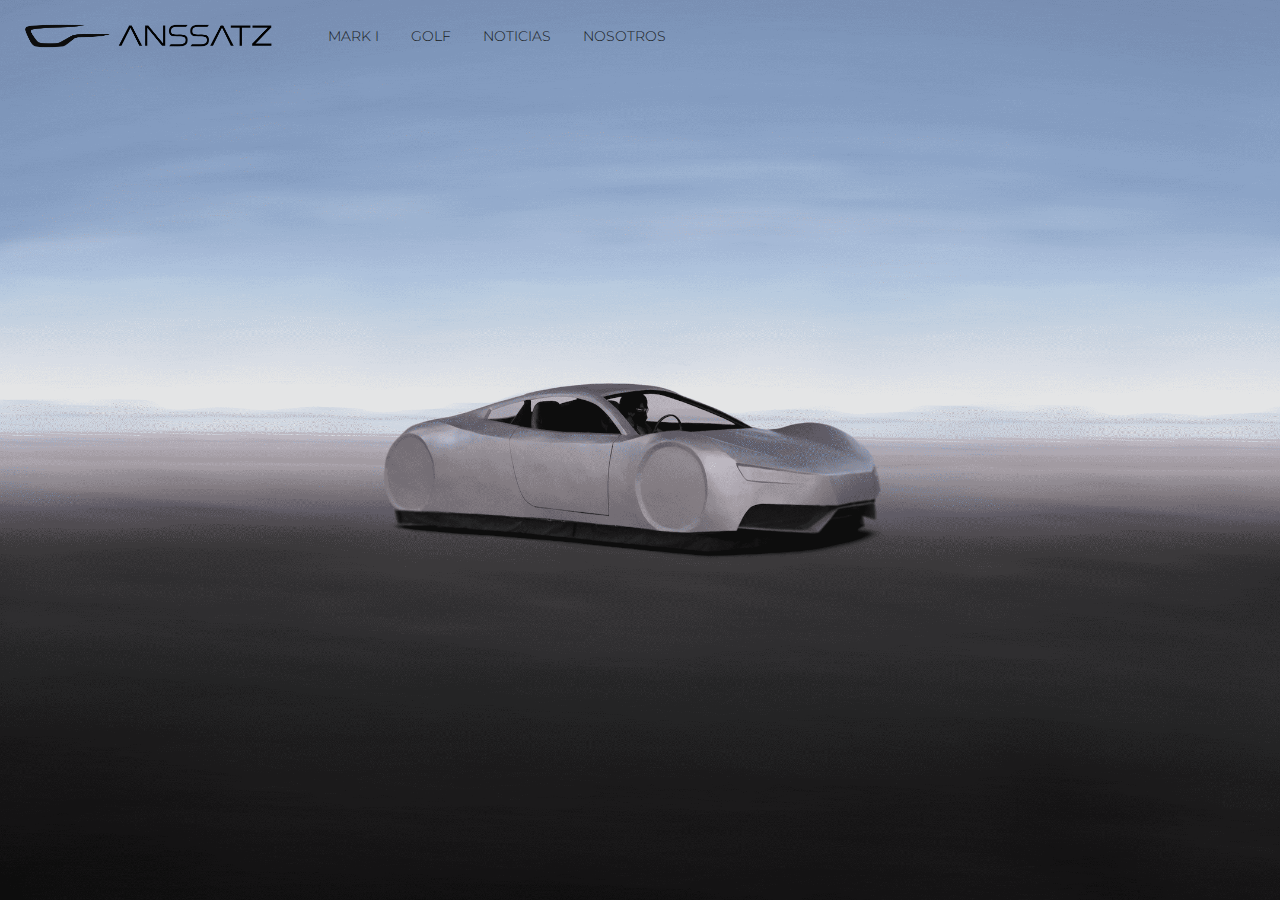
<file: index.html>
<!DOCTYPE html>
<html lang="en">
<head>
    <meta charset="UTF-8">
    <meta http-equiv="X-UA-Compatible" content="IE=edge">
    <meta name="viewport" content="width=device-width, initial-scale=1.0">
    <title>Future | ANSSATZ</title>
    <link rel="apple-touch-icon" sizes="180x180" href="/apple-touch-icon.png">
    <link rel="icon" type="image/png" sizes="32x32" href="/favicon-32x32.png">
    <link rel="icon" type="image/png" sizes="16x16" href="/favicon-16x16.png">
    <link rel="preconnect" href="https://fonts.googleapis.com">
    <link rel="preconnect" href="https://fonts.gstatic.com" crossorigin>
    <link href="https://fonts.googleapis.com/css2?family=Montserrat:wght@300;400;500;700&display=swap" rel="stylesheet">
    <link rel="manifest" href="/site.webmanifest">
    <link rel="stylesheet" href="./index.css">
</head>
<body>
    <header>
        <nav class="main-navigation transparent main-navigation--absolute">
            <div class="navigation-logo">
                <a href="/" class="anchor-no-decoration">
                    <img src="./images/anssatzlogo.png" alt="anssatz" width="256" />
                </a>
            </div>
            <ul class="flex navigation-list-h">
                <li>
                    <a href="/mark-i" class="anchor-no-decoration main-navigation-link">
                        <span>Mark I</span>
                    </a>
                </li>
                <li>
                    <a href="/golf" class="anchor-no-decoration main-navigation-link">
                        <span>Golf</span>
                    </a>
                </li>
                <li>
                    <a href="/news" class="anchor-no-decoration main-navigation-link">
                        <span>Noticias</span>
                    </a>
                </li>
                <li>
                    <a href="/us" class="anchor-no-decoration main-navigation-link">
                        <span>Nosotros</span>
                    </a>
                </li>
                <!--
                <li>
                    <a href="/contact" class="anchor-no-decoration main-navigation-link">
                        <span>Contáctanos</span>
                    </a>
                </li>
                -->
            </ul>
            <button type="button" class="navigation-menu-link">
                <span class="tds-site-nav-item-text">Menú</span>
            </button>
        </nav>
    </header>
    <dialog class="side-menu">
        <div class="side-menu-actions">
            <button class="side-menu--close">
                <svg class="side-menu--close-icon" viewBox="0 0 30 30" xmlns="http://www.w3.org/2000/svg"><g stroke="#171a20" stroke-width="1.5" stroke-linecap="round"><line x1="10" y1="10" x2="20" y2="20"></line><line x1="20" y1="10" x2="10" y2="20"></line></g></svg>
            </button>
        </div>
        <ul class="side-menu-links">
            <li class="side-menu-link-nav">
                <a href="/mark-i" class="anchor-no-decoration">
                    <span>Mark I</span>
                </a>
            </li>
            <li class="side-menu-link-nav">
                <a href="/golf" class="anchor-no-decoration">
                    <span>Golf</span>
                </a>
            </li>
            <li class="side-menu-link-nav">
                <a href="/news" class="anchor-no-decoration">
                    <span>Noticias</span>
                </a>
            </li>
            <li class="side-menu-link-nav">
                <a href="/us" class="anchor-no-decoration">
                    <span>Nosotros</span>
                </a>
            </li>
            <!--
            <li class="side-menu-link-nav">
                <a href="/contact" class="anchor-no-decoration">
                    <span>Contáctanos</span>
                </a>
            </li>
            -->
        </ul>
    </dialog>
    <section class="header-banner">
        <picture>
            <source srcset="./images/marki600x1300.png"
                    media="(max-width: 767px)">
            <source srcset="./images/marki600x1300.png"
                    media="(min-width: 768px) and (orientation:portrait)">
            <source srcset="./images/marki2158x1798.png"
                    media="(min-width: 768px)">
            <img src="./images/marki2158x1798.png" alt="Mark I" />
        </picture>
    </section>
    <script src="./index.js"></script>
</body>
</html>
</file>
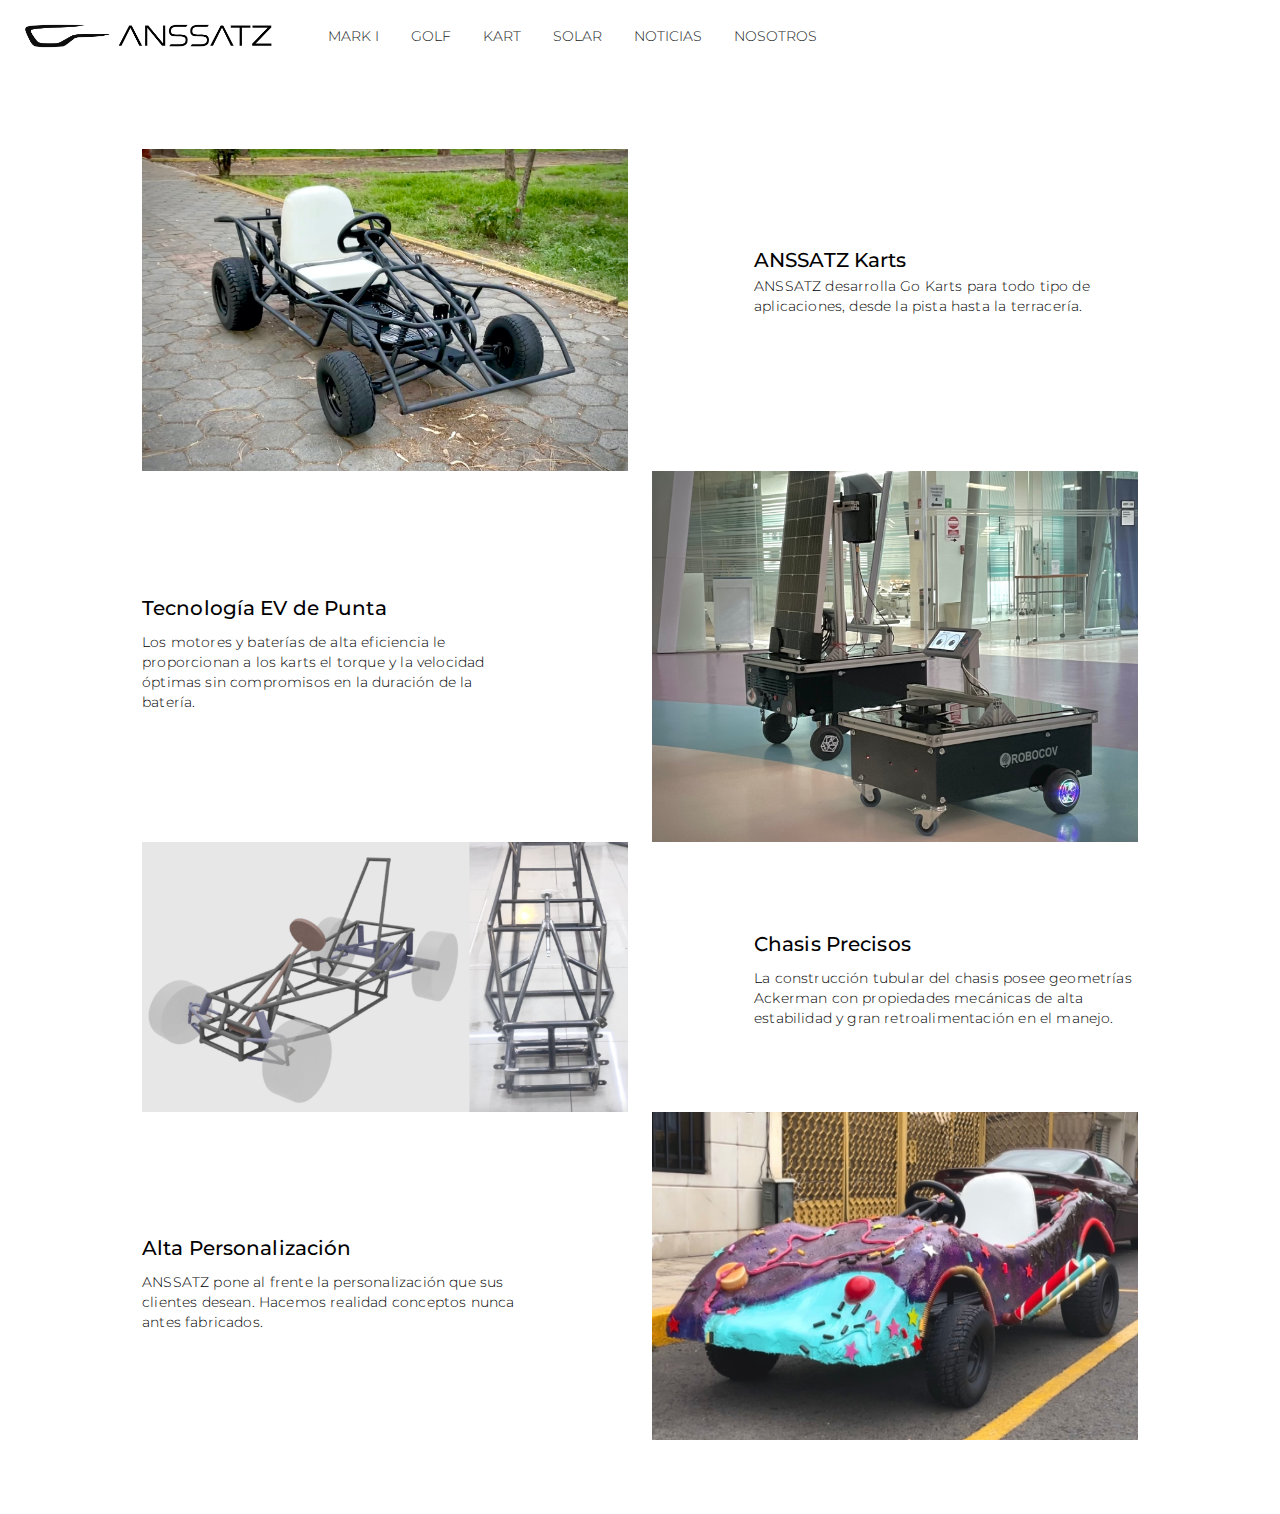
<file: kart.html>
<!DOCTYPE html>
<html lang="en">
<head>
    <meta charset="UTF-8">
    <meta http-equiv="X-UA-Compatible" content="IE=edge">
    <meta name="viewport" content="width=device-width, initial-scale=1.0">
    <title>KART | ANSSATZ</title>
    <link rel="apple-touch-icon" sizes="180x180" href="/apple-touch-icon.png">
    <link rel="icon" type="image/png" sizes="32x32" href="/favicon-32x32.png">
    <link rel="icon" type="image/png" sizes="16x16" href="/favicon-16x16.png">
    <link rel="preconnect" href="https://fonts.googleapis.com">
    <link rel="preconnect" href="https://fonts.gstatic.com" crossorigin>
    <link href="https://fonts.googleapis.com/css2?family=Montserrat:wght@300;400;500;700&display=swap" rel="stylesheet">
    <link rel="manifest" href="/site.webmanifest">
    <link rel="stylesheet" href="./index.css">
</head>
<body>
    <header>
        <nav class="main-navigation transparent main-navigation--absolute">
            <div class="navigation-logo">
                <a href="/" class="anchor-no-decoration">
                    <img src="./images/anssatzlogo.png" alt="anssatz" width="256" />
                </a>
            </div>
            <ul class="flex navigation-list-h">
                <li>
                    <a href="/mark-i" class="anchor-no-decoration main-navigation-link">
                        <span>Mark I</span>
                    </a>
                </li>
                <li>
                    <a href="/golf" class="anchor-no-decoration main-navigation-link">
                        <span>Golf</span>
                    </a>
                </li>
                <li>
                    <a href="/kart" class="anchor-no-decoration main-navigation-link">
                        <span>Kart</span>
                    </a>
                </li>
                <li>
                    <a href="/solar" class="anchor-no-decoration main-navigation-link">
                        <span>Solar</span>
                    </a>
                </li>
                <li>
                    <a href="/news" class="anchor-no-decoration main-navigation-link">
                        <span>Noticias</span>
                    </a>
                </li>
                <li>
                    <a href="/us" class="anchor-no-decoration main-navigation-link">
                        <span>Nosotros</span>
                    </a>
                </li>
                <!--
                <li>
                    <a href="/contact" class="anchor-no-decoration main-navigation-link">
                        <span>Contáctanos</span>
                    </a>
                </li>
                -->
            </ul>
            <button type="button" class="navigation-menu-link">
                <span class="tds-site-nav-item-text">Menú</span>
            </button>
        </nav>
    </header>
    <dialog class="side-menu">
        <div class="side-menu-actions">
            <button class="side-menu--close">
                <svg class="side-menu--close-icon" viewBox="0 0 30 30" xmlns="http://www.w3.org/2000/svg"><g stroke="#171a20" stroke-width="1.5" stroke-linecap="round"><line x1="10" y1="10" x2="20" y2="20"></line><line x1="20" y1="10" x2="10" y2="20"></line></g></svg>
            </button>
        </div>
        <ul class="side-menu-links">
            <li class="side-menu-link-nav">
                <a href="/mark-i" class="anchor-no-decoration">
                    <span>Mark I</span>
                </a>
            </li>
            <li class="side-menu-link-nav">
                <a href="/golf" class="anchor-no-decoration">
                    <span>Golf</span>
                </a>
            </li>
            <li class="side-menu-link-nav">
                <a href="/kart" class="anchor-no-decoration">
                    <span>Kart</span>
                </a>
            </li>
            <li class="side-menu-link-nav">
                <a href="/solar" class="anchor-no-decoration">
                    <span>Solar</span>
                </a>
            </li>
            <li class="side-menu-link-nav">
                <a href="/news" class="anchor-no-decoration">
                    <span>Noticias</span>
                </a>
            </li>
            <li class="side-menu-link-nav">
                <a href="/us" class="anchor-no-decoration">
                    <span>Nosotros</span>
                </a>
            </li>
            <!--
            <li class="side-menu-link-nav">
                <a href="/contact" class="anchor-no-decoration">
                    <span>Contáctanos</span>
                </a>
            </li>
            -->
        </ul>
    </dialog>


    <header class="mark-1-header">
        <div></div>
    </header>
<!--
    <div class="iframe-container">
      <iframe src="https://www.youtube.com/embed/KO_Lju3fk94?vq=hd1080&autoplay=1&loop=1&rel=0&color=white&playlist=KO_Lju3fk94&cc_load_policy=0&controls=1&iv_load_policy==3&modestbranding=1&showinfo=0" width="560" height="315" title="ANSSATZ | Our Promise" frameborder="0" allowfullscreen></iframe>
    </div>
-->
    <section class="model-showcase-container">
        <div class="model-showcase-item">
            <div class="model-showcase-main">
                <img class="model-showcase-main-image" src="./images/gas.jpeg" alt="Mark I dimensions">
            </div>
            <div class="model-showcase-aside">
                <h1 class="h6 color-inherit">ANSSATZ Karts</h1>
                <p class="body2 color-inherit">ANSSATZ desarrolla Go Karts para todo tipo de aplicaciones, desde la pista hasta la terracería.</p>
                <br><br><br><br><br><br>
            </div>
        </div>
        <div class="model-showcase-item-reverse">
            <div class="model-showcase-main">
                <img class="model-showcase-main-image" src="./images/robocov.jpeg" alt="Mark I specs">
            </div>
            <div class="model-showcase-aside">
                <h4 class="h6 color-inherit">Tecnología EV de Punta</h4>
                <p class="body2 color-inherit">Los motores y baterías de alta eficiencia le proporcionan a los karts el torque y la velocidad óptimas sin compromisos en la duración de la batería. </p>
                <br><br><br><br>
            </div>
        </div>
        <div class="model-showcase-item">
            <div class="model-showcase-main">
                <img class="model-showcase-main-image" src="./images/chasis.jpeg" alt="Mark I interior tech">
            </div>
            <div class="model-showcase-aside">
                <h4 class="h6 color-inherit">Chasis Precisos</h4>
                <p class="body2 color-inherit">La construcción tubular del chasis posee geometrías Ackerman con propiedades mecánicas de alta estabilidad y gran retroalimentación en el manejo.</p>
                <br><br><br>
            </div>
        </div>
        <div class="model-showcase-item-reverse">
            <div class="model-showcase-main">
                <img class="model-showcase-main-image" src="./images/vanelope.jpeg" alt="Mark I specs">
            </div>
            <div class="model-showcase-aside">
                <h4 class="h6 color-inherit">Alta Personalización</h4>
                <p class="body2 color-inherit">ANSSATZ pone al frente la personalización que sus clientes desean. Hacemos realidad conceptos nunca antes fabricados.</p>
                <br><br>
            </div>
        </div>
    </section>
    <script src="./index.js"></script>
</body>
</html>
</file>
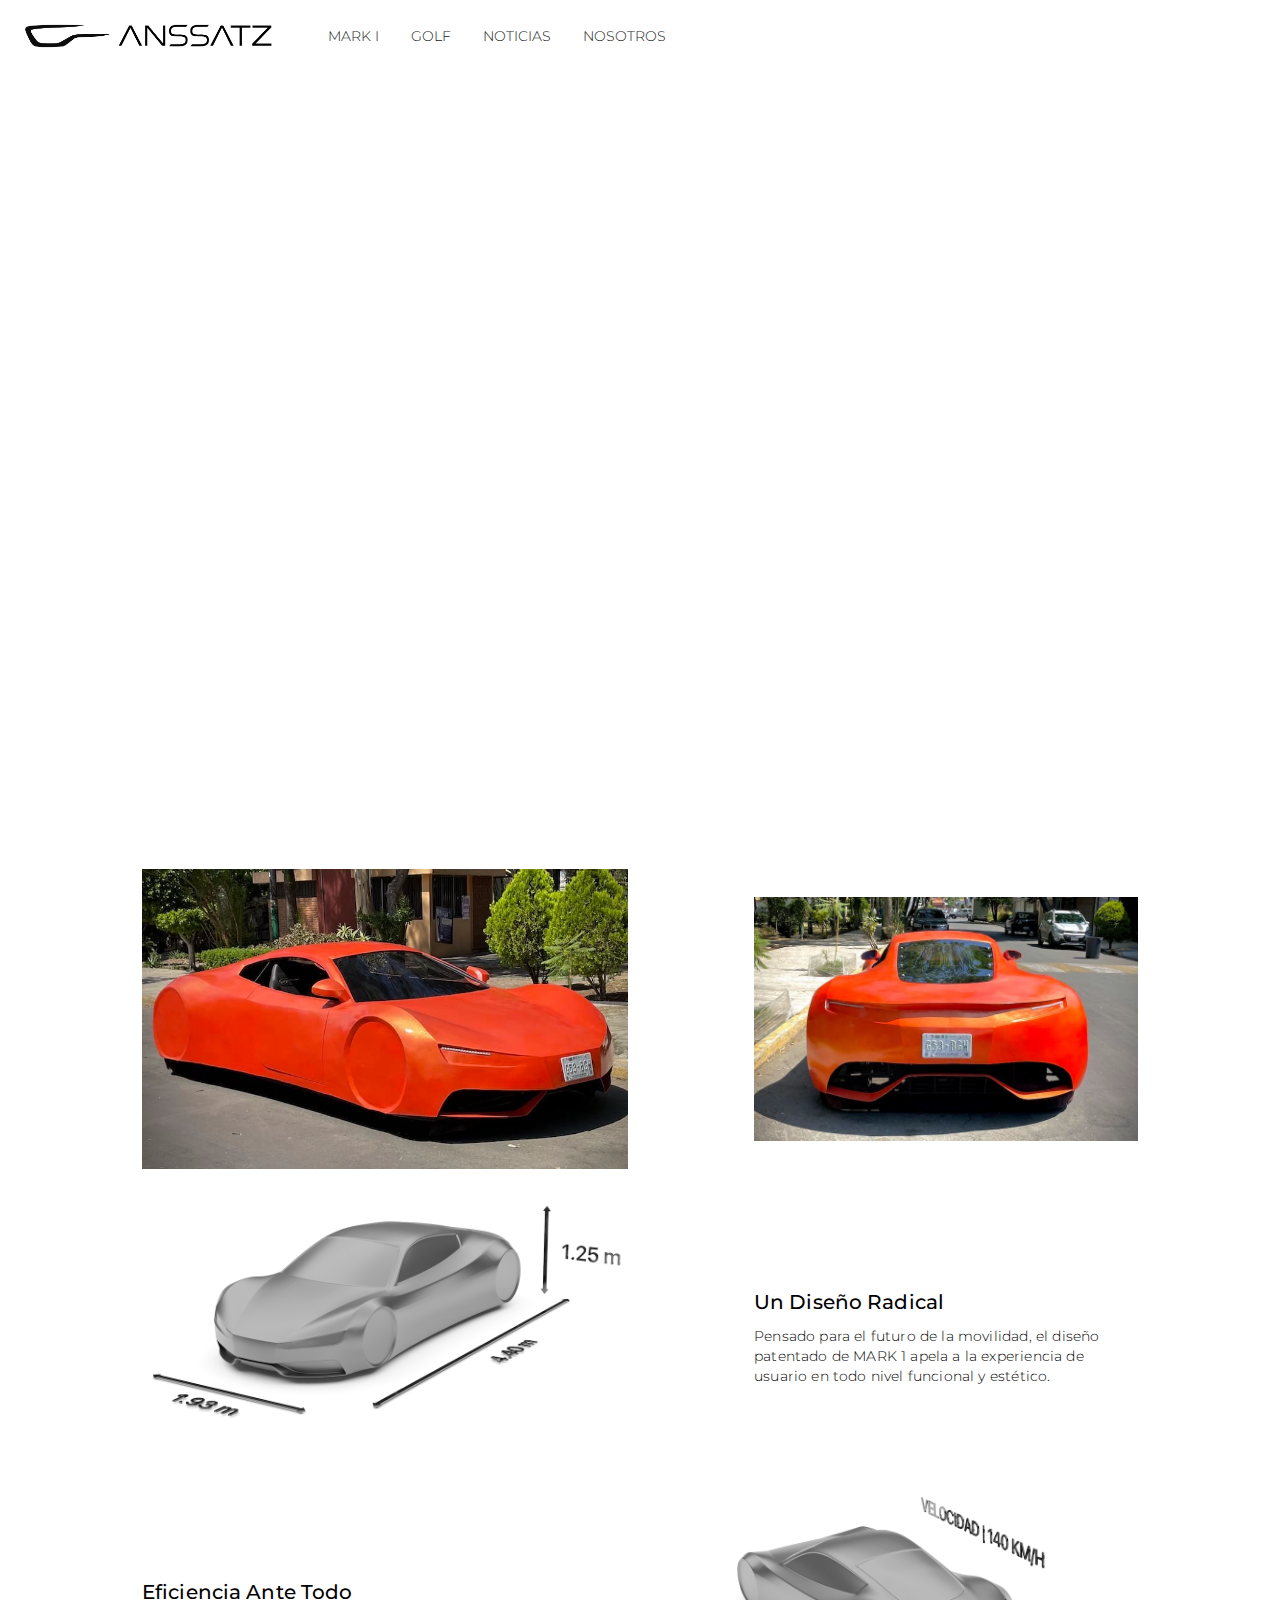
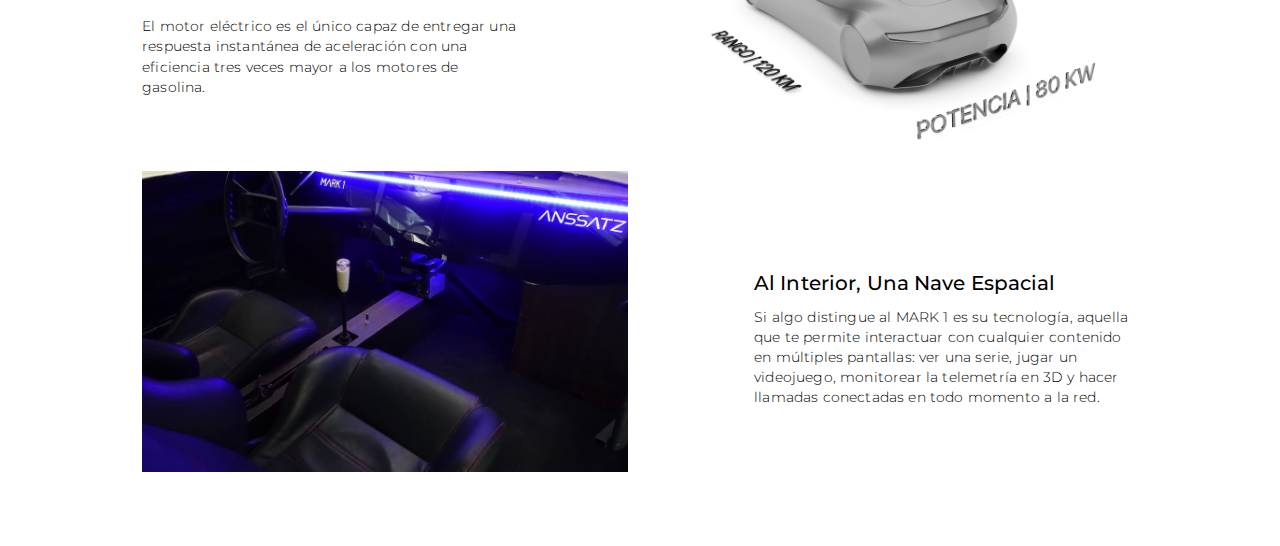
<file: mark-i.html>
<!DOCTYPE html>
<html lang="en">
<head>
    <meta charset="UTF-8">
    <meta http-equiv="X-UA-Compatible" content="IE=edge">
    <meta name="viewport" content="width=device-width, initial-scale=1.0">
    <title>MARK I | ANSSATZ</title>
    <link rel="apple-touch-icon" sizes="180x180" href="/apple-touch-icon.png">
    <link rel="icon" type="image/png" sizes="32x32" href="/favicon-32x32.png">
    <link rel="icon" type="image/png" sizes="16x16" href="/favicon-16x16.png">
    <link rel="preconnect" href="https://fonts.googleapis.com">
    <link rel="preconnect" href="https://fonts.gstatic.com" crossorigin>
    <link href="https://fonts.googleapis.com/css2?family=Montserrat:wght@300;400;500;700&display=swap" rel="stylesheet">
    <link rel="manifest" href="/site.webmanifest">
    <link rel="stylesheet" href="./index.css">
</head>
<body>
    <header>
        <nav class="main-navigation transparent main-navigation--absolute">
            <div class="navigation-logo">
                <a href="/" class="anchor-no-decoration">
                    <img src="./images/anssatzlogo.png" alt="anssatz" width="256" />
                </a>
            </div>
            <ul class="flex navigation-list-h">
                <li>
                    <a href="/mark-i" class="anchor-no-decoration main-navigation-link">
                        <span>Mark I</span>
                    </a>
                </li>
                <li>
                    <a href="/golf" class="anchor-no-decoration main-navigation-link">
                        <span>Golf</span>
                    </a>
                </li>
                <li>
                    <a href="/news" class="anchor-no-decoration main-navigation-link">
                        <span>Noticias</span>
                    </a>
                </li>
                <li>
                    <a href="/us" class="anchor-no-decoration main-navigation-link">
                        <span>Nosotros</span>
                    </a>
                </li>
                <!--
                <li>
                    <a href="/contact" class="anchor-no-decoration main-navigation-link">
                        <span>Contáctanos</span>
                    </a>
                </li>
                -->
            </ul>
            <button type="button" class="navigation-menu-link">
                <span class="tds-site-nav-item-text">Menú</span>
            </button>
        </nav>
    </header>
    <dialog class="side-menu">
        <div class="side-menu-actions">
            <button class="side-menu--close">
                <svg class="side-menu--close-icon" viewBox="0 0 30 30" xmlns="http://www.w3.org/2000/svg"><g stroke="#171a20" stroke-width="1.5" stroke-linecap="round"><line x1="10" y1="10" x2="20" y2="20"></line><line x1="20" y1="10" x2="10" y2="20"></line></g></svg>
            </button>
        </div>
        <ul class="side-menu-links">
            <li class="side-menu-link-nav">
                <a href="/mark-i" class="anchor-no-decoration">
                    <span>Mark I</span>
                </a>
            </li>
            <li class="side-menu-link-nav">
                <a href="/golf" class="anchor-no-decoration">
                    <span>Golf</span>
                </a>
            </li>
            <li class="side-menu-link-nav">
                <a href="/news" class="anchor-no-decoration">
                    <span>Noticias</span>
                </a>
            </li>
            <li class="side-menu-link-nav">
                <a href="/us" class="anchor-no-decoration">
                    <span>Nosotros</span>
                </a>
            </li>
            <!--
            <li class="side-menu-link-nav">
                <a href="/contact" class="anchor-no-decoration">
                    <span>Contáctanos</span>
                </a>
            </li>
            -->
        </ul>
    </dialog>
    <!--
    <section class="header-banner">
        <div class="header-description">
            <h1>ANSSATZ</h1>
            <h2>MARK I</h2>
        </div>
        <picture>
            <source srcset="./images/mark-i.png"
                    media="(max-width: 767px)">
            <source srcset="./images/mark-i.png"
                    media="(min-width: 768px) and (orientation:portrait)">
            <source srcset="./images/mark-i.png"
                    media="(min-width: 768px)">
            <img src="./images/mark-i.png" alt="Mark I" />
        </picture>
    </section>
    -->

    <header class="mark-1-header">
        <div></div>
    </header>

    <div class="iframe-container">
      <iframe src="https://www.youtube.com/embed/KO_Lju3fk94?vq=hd1080&autoplay=1&loop=1&rel=0&color=white&playlist=KO_Lju3fk94&cc_load_policy=0&controls=1&iv_load_policy==3&modestbranding=1&showinfo=0" width="560" height="315" title="ANSSATZ | Our Promise" frameborder="0" allowfullscreen></iframe>
    </div>

    <section class="model-showcase-container">

        <div class="model-showcase-item">
            <div class="model-showcase-main">
                <img class="model-showcase-main-image" src="./images/frontal.jpg" alt="Mark I front">
            </div>
            <div class="model-showcase-aside">
                <img class="model-showcase-main-image" src="./images/rear.jpg" alt="Mark I rear">
            </div>
        </div>

        <div class="model-showcase-item">
            <div class="model-showcase-main">
                <img class="model-showcase-main-image" src="./images/dimensions.png" alt="Mark I dimensions">
            </div>
            <div class="model-showcase-aside">
                <h4 class="h6 color-inherit">Un Diseño Radical</h4>
                <p class="body2 color-inherit">Pensado para el futuro de la movilidad, el diseño patentado de MARK 1 apela a la experiencia de usuario en todo nivel funcional y estético.</p>
            </div>
        </div>
        <div class="model-showcase-item-reverse">
            <div class="model-showcase-main">
                <img class="model-showcase-main-image" src="./images/specs.jpg" alt="Mark I specs">
            </div>
            <div class="model-showcase-aside">
                <h4 class="h6 color-inherit">Eficiencia Ante Todo</h4>
                <p class="body2 color-inherit">El motor eléctrico es el único capaz de entregar una respuesta instantánea de aceleración con una eficiencia tres veces mayor a los motores de gasolina.</p>
            </div>
        </div>
        <div class="model-showcase-item">
            <div class="model-showcase-main">
                <img class="model-showcase-main-image" src="./images/mark-interior-tech.jpg" alt="Mark I interior tech">
            </div>
            <div class="model-showcase-aside">
                <h4 class="h6 color-inherit">Al Interior, Una Nave Espacial</h4>
                <p class="body2 color-inherit">Si algo distingue al MARK 1 es su tecnología, aquella que te permite interactuar con cualquier contenido en múltiples pantallas: ver una serie, jugar un videojuego, monitorear la telemetría en 3D y hacer llamadas conectadas en todo momento a la red.</p>
            </div>
        </div>


    </section>
    <script src="./index.js"></script>
</body>
</html>
</file>
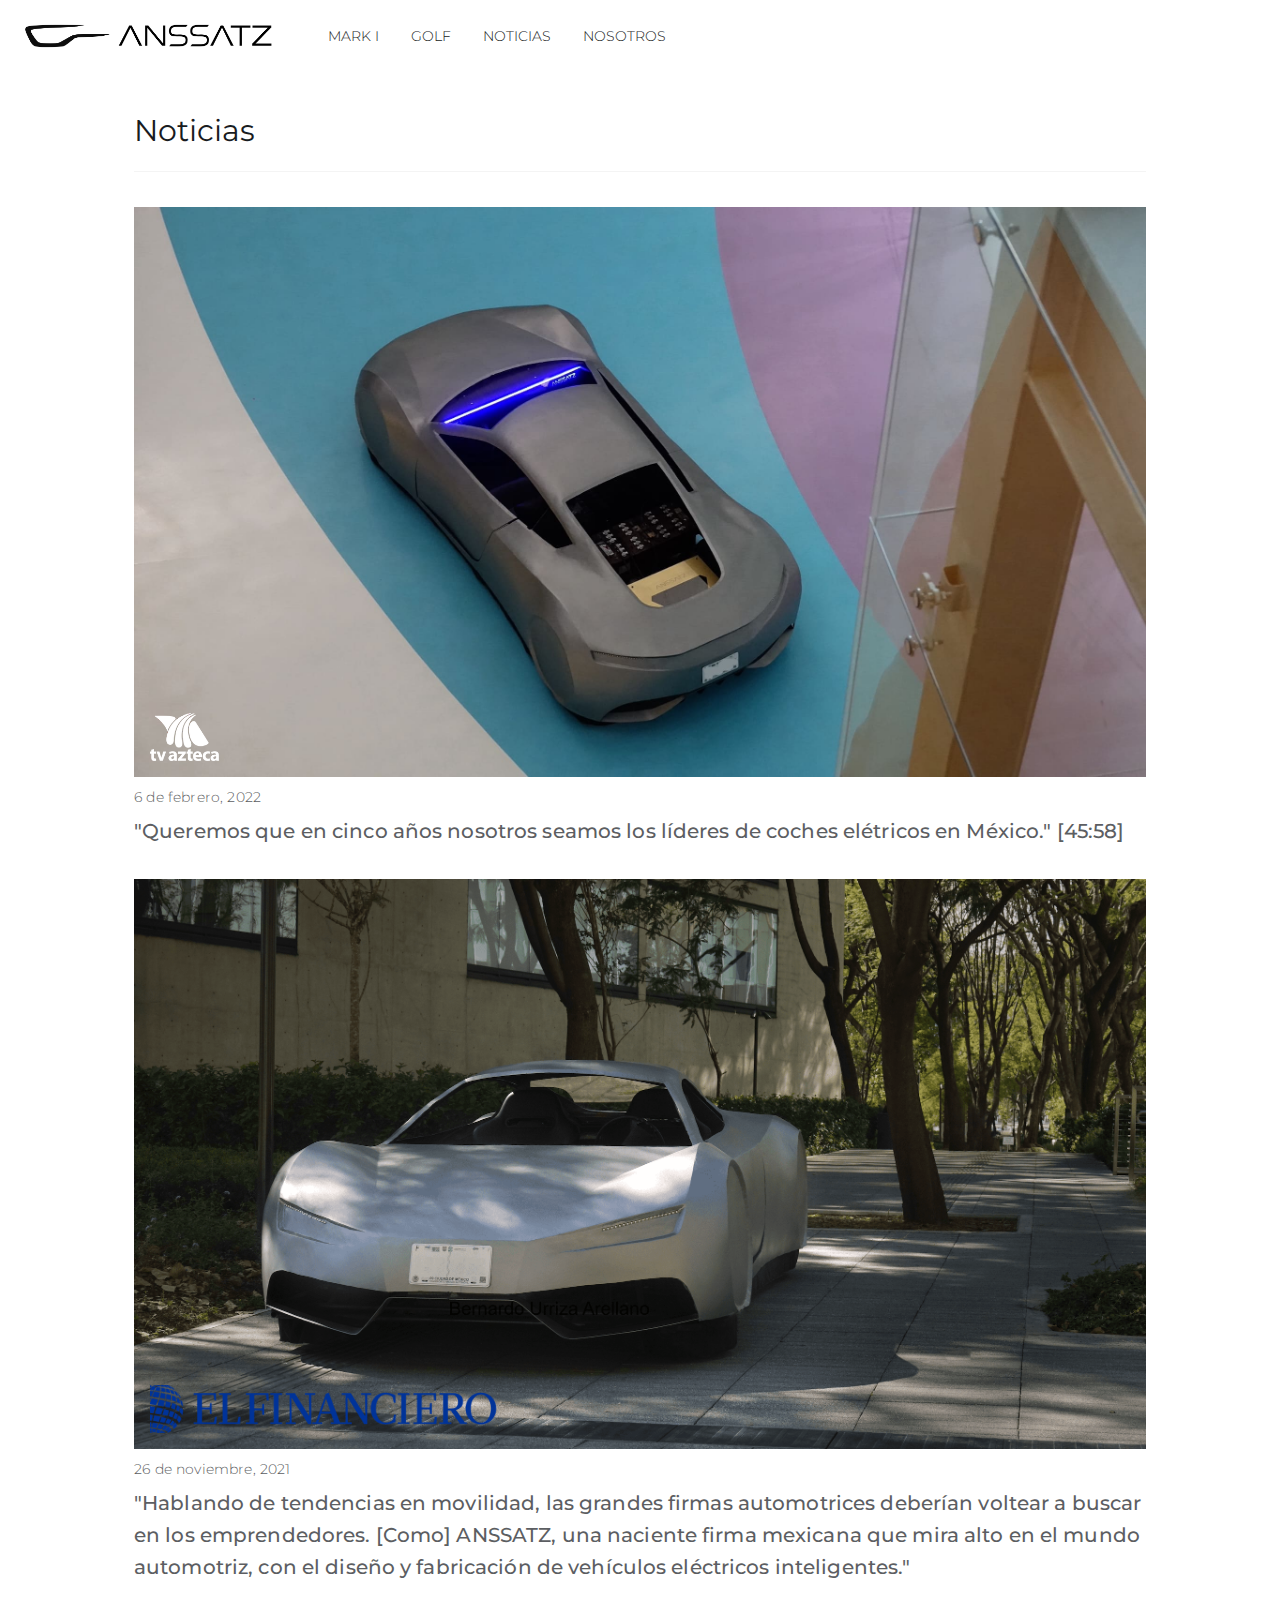
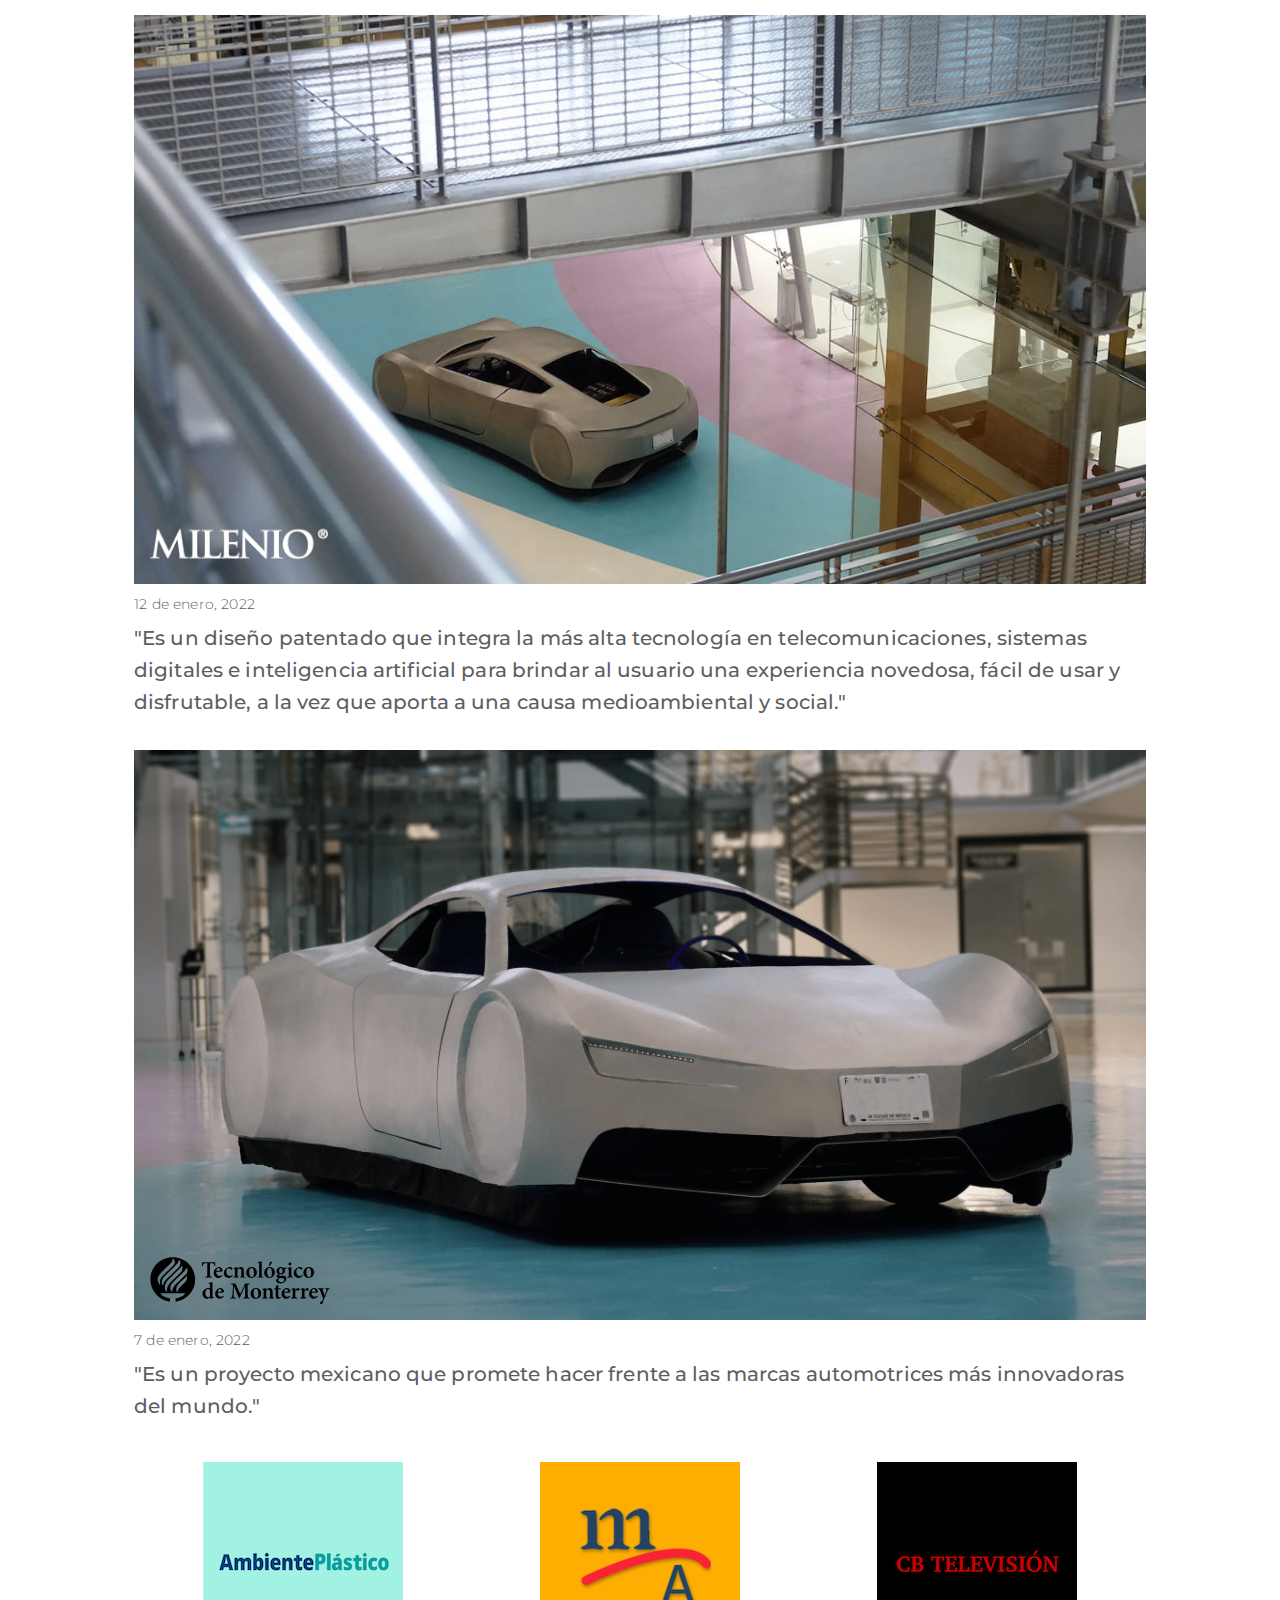
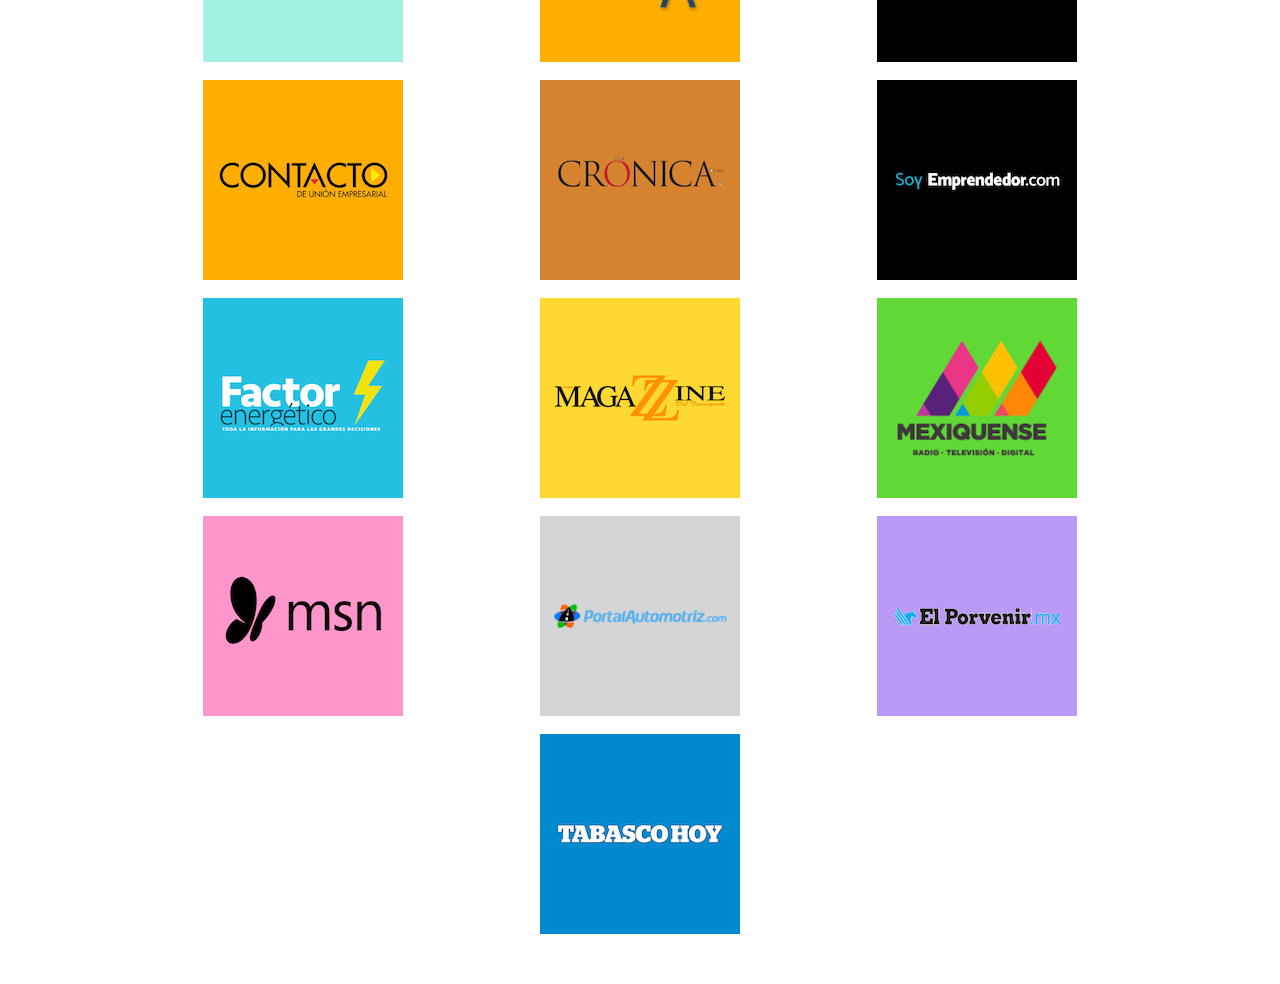
<file: news.html>
<!DOCTYPE html>
<html lang="en">
<head>
    <meta charset="UTF-8">
    <meta http-equiv="X-UA-Compatible" content="IE=edge">
    <meta name="viewport" content="width=device-width, initial-scale=1.0">
    <title>Noticias | ANSSATZ</title>
    <link rel="apple-touch-icon" sizes="180x180" href="/apple-touch-icon.png">
    <link rel="icon" type="image/png" sizes="32x32" href="/favicon-32x32.png">
    <link rel="icon" type="image/png" sizes="16x16" href="/favicon-16x16.png">
    <link rel="preconnect" href="https://fonts.googleapis.com">
    <link rel="preconnect" href="https://fonts.gstatic.com" crossorigin>
    <link href="https://fonts.googleapis.com/css2?family=Montserrat:wght@300;400;600;700&display=swap" rel="stylesheet">
    <link rel="manifest" href="/site.webmanifest">
    <link rel="stylesheet" href="./index.css">
</head>
<body>
    <header>
        <nav class="main-navigation">
            <div class="navigation-logo">
                <a href="/" class="anchor-no-decoration">
                    <img src="./images/anssatzlogo.png" alt="anssatz" width="256" />
                </a>
            </div>
            <ul class="flex navigation-list-h">
                <li>
                    <a href="/mark-i" class="anchor-no-decoration main-navigation-link">
                        <span>Mark I</span>
                    </a>
                </li>
                <li>
                    <a href="/golf" class="anchor-no-decoration main-navigation-link">
                        <span>Golf</span>
                    </a>
                </li>
                <li>
                    <a href="/news" class="anchor-no-decoration main-navigation-link">
                        <span>Noticias</span>
                    </a>
                </li>
                <li>
                    <a href="/us" class="anchor-no-decoration main-navigation-link">
                        <span>Nosotros</span>
                    </a>
                </li>
                <!--
                <li>
                    <a href="/contact" class="anchor-no-decoration main-navigation-link">
                        <span>Contáctanos</span>
                    </a>
                </li>
                -->
            </ul>
            <button type="button" class="navigation-menu-link">
                <span class="tds-site-nav-item-text">Menú</span>
            </button>
        </nav>
    </header>
    <dialog class="side-menu">
        <div class="side-menu-actions">
            <button class="side-menu--close">
                <svg class="side-menu--close-icon" viewBox="0 0 30 30" xmlns="http://www.w3.org/2000/svg"><g stroke="#171a20" stroke-width="1.5" stroke-linecap="round"><line x1="10" y1="10" x2="20" y2="20"></line><line x1="20" y1="10" x2="10" y2="20"></line></g></svg>
            </button>
        </div>
        <ul class="side-menu-links">
            <li class="side-menu-link-nav">
                <a href="/mark-i" class="anchor-no-decoration">
                    <span>Mark I</span>
                </a>
            </li>
            <li class="side-menu-link-nav">
                <a href="/golf" class="anchor-no-decoration">
                    <span>Golf</span>
                </a>
            </li>
            <li class="side-menu-link-nav">
                <a href="/news" class="anchor-no-decoration">
                    <span>Noticias</span>
                </a>
            </li>
            <li class="side-menu-link-nav">
                <a href="/us" class="anchor-no-decoration">
                    <span>Nosotros</span>
                </a>
            </li>
            <!--
            <li class="side-menu-link-nav">
                <a href="/contact" class="anchor-no-decoration">
                    <span>Contáctanos</span>
                </a>
            </li>
            -->
        </ul>
    </dialog>
    <header class="contact-header">
        <div class="container">
            <h1>Noticias</h1>
        </div>
    </header>
    <section class="container">
        <div class="news-media">
          <a href="https://youtu.be/mRKCDut9jtY?t=2499" class="news-media-publisher-container">
              <div class="news-media-car-container">
                  <img src="./images/mark-top-view.jpg" alt="Mark I back left" class="news-media-car">
              </div>
              <!-- <div class="news-media-publisher-overlay"></div> -->
              <div class="news-media-publisher-logo-container">
                  <img src="./images/tv-azteca.png" alt="TV Azteca Logo" class="news-media-publisher-logo">
              </div>
          </a>
          <div>
              <p class="body2 mt-xxs">6 de febrero, 2022</p>
              <p class="h6 mt-xxs">
                  "Queremos que en cinco años nosotros seamos los líderes de coches elétricos en México." [45:58]
              </p>
          </div>
        </div>
        <div class="news-media">
            <a href="https://www.elfinanciero.com.mx/opinion/atzayaelh-torres-energia-para-todos/2021/11/26/estan-perdiendo-la-batalla-contra-la-gasolina/" class="news-media-publisher-container">
                <div class="news-media-car-container">
                    <img src="./images/mark-front-left.png" alt="Mark I front left" class="news-media-car">
                </div>
                <!--<div class="news-media-publisher-overlay"></div> -->
                <div class="news-media-publisher-logo-container">
                    <img src="./images/elfinanciero.png" alt="El Financiero Logo" class="news-media-publisher-logo">
                </div>
            </a>
            <div>
                <p class="body2 mt-xxs">26 de noviembre, 2021</p>
                <p class="h6 mt-xxs">
                    "Hablando de tendencias en movilidad, las grandes firmas automotrices deberían voltear a buscar en los emprendedores. [Como] ANSSATZ, una naciente firma mexicana que mira alto en el mundo automotriz, con el diseño y fabricación de vehículos eléctricos inteligentes."
                </p>
            </div>
        </div>
        <div class="news-media">
            <a href="https://www.milenio.com/politica/egresados-tec-monterrey-desarrollan-auto-electrico-inteligente" class="news-media-publisher-container">
                <div class="news-media-car-container">
                    <img src="./images/mark-milenio-news.jpg" alt="Mark I Milenio" class="news-media-car">
                </div>
                <!--<div class="news-media-publisher-overlay"></div> -->
                <div class="news-media-publisher-logo-container">
                    <img src="./images/milenio-logo.png" alt="Milenio Logo" class="news-media-publisher-logo">
                </div>
            </a>
            <div>
                <p class="body2 mt-xxs">12 de enero, 2022</p>
                <p class="h6 mt-xxs">
                    "Es un diseño patentado que integra la más alta tecnología en telecomunicaciones, sistemas digitales e inteligencia artificial para brindar al usuario una experiencia novedosa, fácil de usar y disfrutable, a la vez que aporta a una causa medioambiental y social."
                </p>
            </div>
        </div>
        <div class="news-media">
            <a href="https://tec.mx/es/noticias/ciudad-de-mexico/educacion/crean-egresados-de-ccm-auto-electrico-con-tecnologia-de-punta" class="news-media-publisher-container">
                <div class="news-media-car-container">
                    <img src="./images/mark-front-right.png" alt="Mark I front right" class="news-media-car">
                </div>
                <!-- <div class="news-media-publisher-overlay"></div> -->
                <div class="news-media-publisher-logo-container">
                    <img src="./images/tecdemonterrey.svg" alt="Tec de Monterrey Logo" class="news-media-publisher-logo">
                </div>
            </a>
            <div>
                <p class="body2 mt-xxs">7 de enero, 2022</p>
                <p class="h6 mt-xxs">
                    "Es un proyecto mexicano que promete hacer frente a las marcas automotrices más innovadoras del mundo."
                </p>
            </div>
        </div>
        <div class="news-extra-container">
            <div  class="news-extra-item">
                <a href="https://indd.adobe.com/view/c1d65498-054c-4cb0-bc27-e1619c81555f">
                    <img width="200" height="200" src="./images/ambiente.png" alt="Ambient Plastico Logo">
                </a>
            </div>
            <div  class="news-extra-item">
                <a href="https://magazineautomotor.com.mx/sitio/anssatz-mark-1-un-auto-electrico-mexicano/">
                    <img width="200" height="200" src="./images/automotor.png" alt="Ambient Plastico Logo">
                </a>
            </div>
            <div  class="news-extra-item">
                <a href="https://cbtelevision.com.mx/universitarios-mexicanos-desarrollan-auto-electronico-inteligente/">
                    <img width="200" height="200" src="./images/CB.png" alt="Ambient Plastico Logo">
                </a>
            </div>
            <div  class="news-extra-item">
                <a href="https://revistacontacto.com.mx/tag/anssatz-mark-1/">
                    <img width="200" height="200" src="./images/contacto.png" alt="Ambient Plastico Logo">
                </a>
            </div>
            <div  class="news-extra-item">
                <a href="https://www.cronica.com.mx/amp/academia/egresados-tec-monterrey-crean-anssatz-prototipo-nacional-auto-inteligente.html">
                    <img width="200" height="200" src="./images/cronica.png" alt="Ambient Plastico Logo">
                </a>
            </div>
            <div  class="news-extra-item">
                <a href="https://emprendedor.com/egresados-tec-de-monterrey-prototipo-auto-electrico-inteligente/">
                    <img width="200" height="200" src="./images/emprendedor.png" alt="Ambient Plastico Logo">
                </a>
            </div>
            <div  class="news-extra-item">
                <a href="https://factorenergetico.mx/2022/01/12/egresados-del-tec-de-monterrey-crean-el-auto-electrico-anssatz-mark-1/">
                    <img width="200" height="200" src="./images/factor.png" alt="Ambient Plastico Logo">
                </a>
            </div>

            <div  class="news-extra-item">
                <a href="https://revistamagazzine.com/proveedores/egresados-del-tec-crean-auto-electrico-con-tecnologia-de-punta/">
                    <img width="200" height="200" src="./images/magazzine.png" alt="Ambient Plastico Logo">
                </a>
            </div>

            <div  class="news-extra-item">
                <a href="https://radioytvmexiquense.mx/index.php/2022/01/12/egresados-del-tec-de-monterrey-desarrollan-auto-electrico-inteligente/">
                    <img width="200" height="200" src="./images/mexiquense.png" alt="Ambient Plastico Logo">
                </a>
            </div>
            <div  class="news-extra-item">
                <a href="https://www.msn.com/es-mx/noticias/mexico/alumnos-egresados-del-tec-de-monterrey-desarrollan-auto-el%C3%A9ctrico-inteligente/ar-AASIpXy">
                    <img width="200" height="200" src="./images/microsoft.png" alt="Ambient Plastico Logo">
                </a>
            </div>
            <div  class="news-extra-item">
                <a href="https://www.portalautomotriz.com/noticias/automotriz/egresados-del-tec-de-monterrey-crean-auto-electrico-con-tecnologia-de-punta">
                    <img width="200" height="200" src="./images/portal.png" alt="Ambient Plastico Logo">
                </a>
            </div>
            <div  class="news-extra-item">
                <a href="https://elporvenir.mx/joven/crean-egresados-ccm-auto-electrico-con-tecnologia-de-punta/342036">
                    <img width="200" height="200" src="./images/porvenir.png" alt="Ambient Plastico Logo">
                </a>
            </div>
            <div  class="news-extra-item">
                <a href="https://www.tabascohoy.com/crean-universitarios-auto-electrico/">
                    <img width="200" height="200" src="./images/tabasco.png" alt="Ambient Plastico Logo">
                </a>
            </div>

        </div>
        <div style="margin-bottom: 4rem;"></div>
    </section>
    <script src="./index.js"></script>
</body>
</html>
</file>
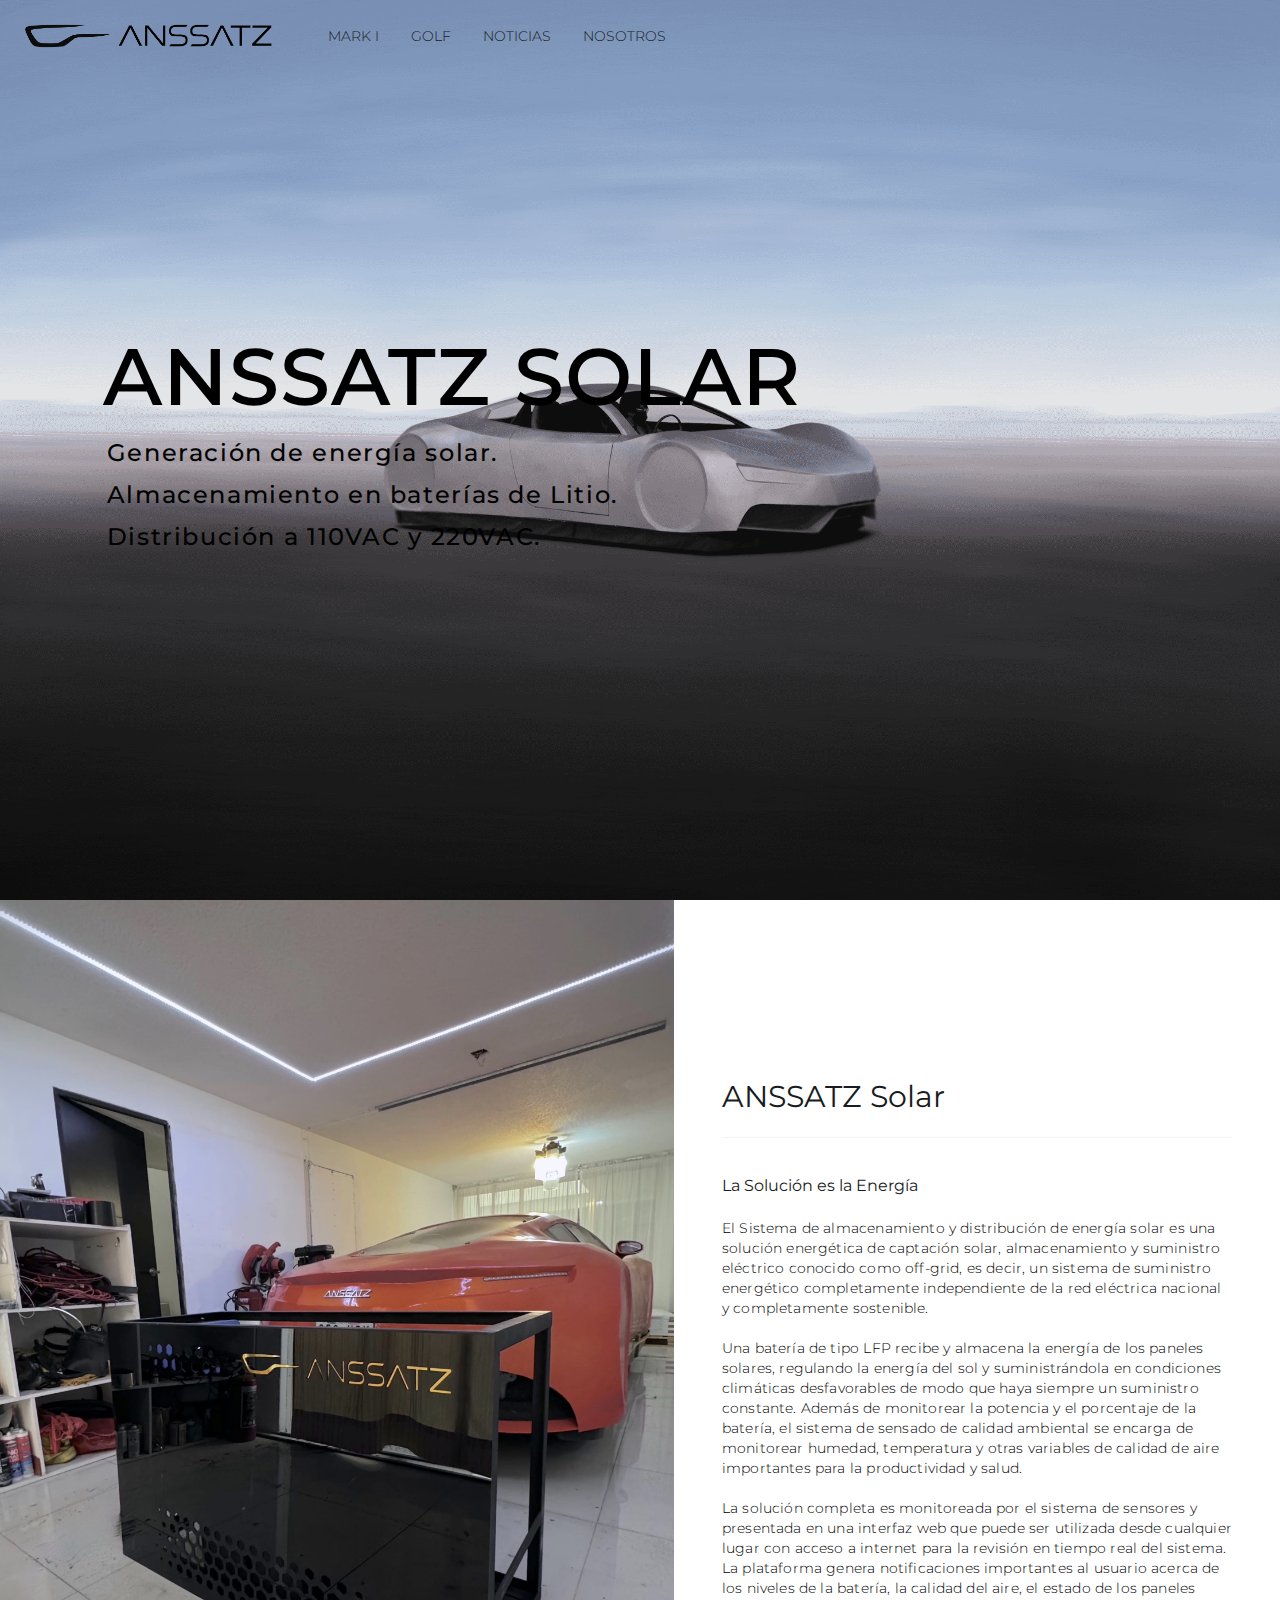
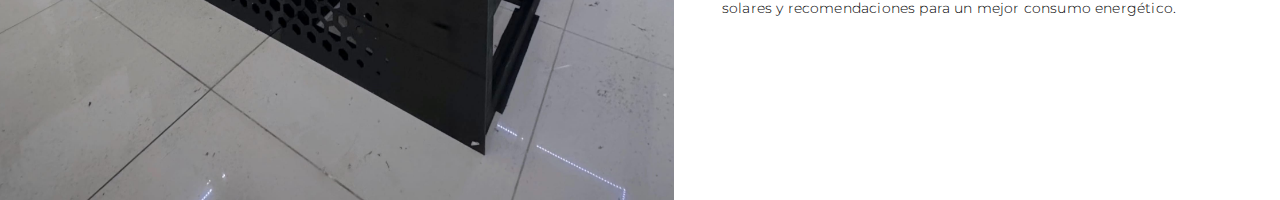
<file: solar.html>
<!DOCTYPE html>
<html lang="en">
<head>
    <meta charset="UTF-8">
    <meta http-equiv="X-UA-Compatible" content="IE=edge">
    <meta name="viewport" content="width=device-width, initial-scale=1.0">
    <title>Future | ANSSATZ</title>
    <link rel="apple-touch-icon" sizes="180x180" href="/apple-touch-icon.png">
    <link rel="icon" type="image/png" sizes="32x32" href="/favicon-32x32.png">
    <link rel="icon" type="image/png" sizes="16x16" href="/favicon-16x16.png">
    <link rel="preconnect" href="https://fonts.googleapis.com">
    <link rel="preconnect" href="https://fonts.gstatic.com" crossorigin>
    <link href="https://fonts.googleapis.com/css2?family=Montserrat:wght@300;400;500;700&display=swap" rel="stylesheet">
    <link rel="manifest" href="/site.webmanifest">
    <link rel="stylesheet" href="./index.css">
</head>
<body>
    <header>
        <nav class="main-navigation transparent main-navigation--absolute">
            <div class="navigation-logo">
                <a href="/" class="anchor-no-decoration">
                    <img src="./images/anssatzlogo.png" alt="anssatz" width="256" />
                </a>
            </div>
            <ul class="flex navigation-list-h">
                <li>
                    <a href="/mark-i" class="anchor-no-decoration main-navigation-link">
                        <span>Mark I</span>
                    </a>
                </li>
                <li>
                    <a href="/golf" class="anchor-no-decoration main-navigation-link">
                        <span>Golf</span>
                    </a>
                </li>
                <li>
                    <a href="/news" class="anchor-no-decoration main-navigation-link">
                        <span>Noticias</span>
                    </a>
                </li>
                <li>
                    <a href="/us" class="anchor-no-decoration main-navigation-link">
                        <span>Nosotros</span>
                    </a>
                </li>
                <!--
                <li>
                    <a href="/contact" class="anchor-no-decoration main-navigation-link">
                        <span>Contáctanos</span>
                    </a>
                </li>
                -->
            </ul>
            <button type="button" class="navigation-menu-link">
                <span class="tds-site-nav-item-text">Menú</span>
            </button>
        </nav>
    </header>



    <dialog class="side-menu">
        <div class="side-menu-actions">
            <button class="side-menu--close">
                <svg class="side-menu--close-icon" viewBox="0 0 30 30" xmlns="http://www.w3.org/2000/svg"><g stroke="#171a20" stroke-width="1.5" stroke-linecap="round"><line x1="10" y1="10" x2="20" y2="20"></line><line x1="20" y1="10" x2="10" y2="20"></line></g></svg>
            </button>
        </div>
        <ul class="side-menu-links">
            <li class="side-menu-link-nav">
                <a href="/mark-i" class="anchor-no-decoration">
                    <span>Mark I</span>
                </a>
            </li>
            <li class="side-menu-link-nav">
                <a href="/golf" class="anchor-no-decoration">
                    <span>Golf</span>
                </a>
            </li>
            <li class="side-menu-link-nav">
                <a href="/news" class="anchor-no-decoration">
                    <span>Noticias</span>
                </a>
            </li>
            <li class="side-menu-link-nav">
                <a href="/us" class="anchor-no-decoration">
                    <span>Nosotros</span>
                </a>
            </li>
            <!--
            <li class="side-menu-link-nav">
                <a href="/contact" class="anchor-no-decoration">
                    <span>Contáctanos</span>
                </a>
            </li>
            -->
        </ul>
    </dialog>

    <section class="header-banner">
        <picture>
            <source srcset="./images/marki600x1300.png"
                    media="(max-width: 767px)">
            <source srcset="./images/marki600x1300.png"
                    media="(min-width: 768px) and (orientation:portrait)">
            <source srcset="./images/marki2158x1798.png"
                    media="(min-width: 768px)">
            <img src="./images/marki2158x1798.png" alt="Mark I" />
        </picture>
        <div class="header-description">
            <h2>ANSSATZ SOLAR</h2>
            <br></br>
            <h1>Generación de energía solar.</h1>
            <h1>Almacenamiento en baterías de Litio.</h1>
            <h1>Distribución a 110VAC y 220VAC.</h1>
        </div>
    </section>


    <section class="header-banner">
        <picture>
            <source srcset="./images/solar_module.jpeg"
                    media="(max-width: 767px)">
            <source srcset="./images/solar_module.jpeg"
                    media="(min-width: 768px) and (orientation:portrait)">
            <source srcset="./images/solar_module.jpeg"
                    media="(min-width: 768px)">
            <img src="./images/solar_module.jpeg" alt="Mark I" />
        </picture>
        <div class="container">
          <header class="contact-header">
              <div class="container">
                  <h1>ANSSATZ Solar</h1>
              </div>
          </header>
          <section class="container mb-s">
              <h1 class="subtitle1 gutter-bottom-subtitle">La Solución es la Energía</h1>
              <p class="body2 color-inherit">El Sistema de almacenamiento y distribución de energía solar es una solución energética de captación solar, almacenamiento y suministro eléctrico conocido como off-grid, es decir, un sistema de suministro energético completamente independiente de la red eléctrica nacional y completamente sostenible.</p>
              <br></br>
              <p class="body2 color-inherit">Una batería de tipo LFP recibe y almacena la energía de los paneles solares, regulando la energía del sol y suministrándola en condiciones climáticas desfavorables de modo que haya siempre un suministro constante. Además de monitorear la potencia y el porcentaje de la batería, el sistema de sensado de calidad ambiental se encarga de monitorear humedad, temperatura y otras variables de calidad de aire importantes para la productividad y salud.</p>
              <br></br>
              <p class="body2 color-inherit">La solución completa es monitoreada por el sistema de sensores y presentada en una interfaz web que puede ser utilizada desde cualquier lugar con acceso a internet para la revisión en tiempo real del sistema. La plataforma genera notificaciones importantes al usuario acerca de los niveles de la batería, la calidad del aire, el estado de los paneles solares y recomendaciones para un mejor consumo energético.</p>
              <br></br>
          </section>
        </div>
    </section>










    <script src="./index.js"></script>
</body>
</html>
</file>
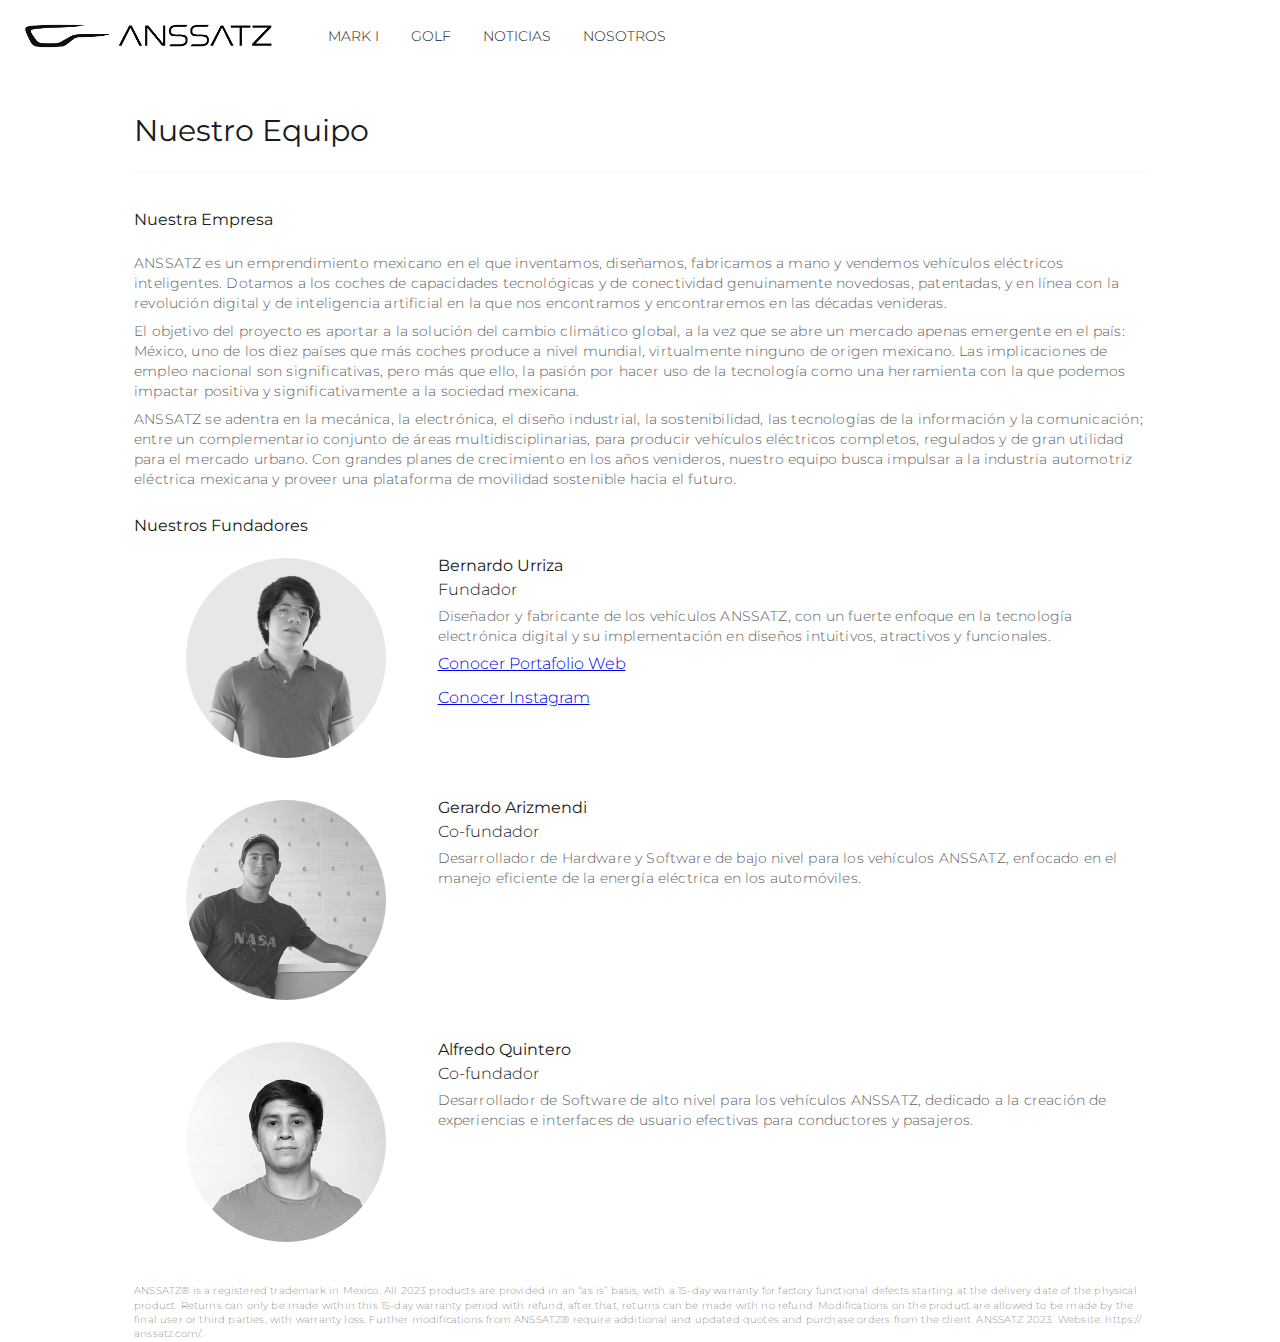
<file: us.html>
<!DOCTYPE html>
<html lang="en">
<head>
    <meta charset="UTF-8">
    <meta http-equiv="X-UA-Compatible" content="IE=edge">
    <meta name="viewport" content="width=device-width, initial-scale=1.0">
    <title>Nosotros | ANSSATZ</title>
    <link rel="apple-touch-icon" sizes="180x180" href="/apple-touch-icon.png">
    <link rel="icon" type="image/png" sizes="32x32" href="/favicon-32x32.png">
    <link rel="icon" type="image/png" sizes="16x16" href="/favicon-16x16.png">
    <link rel="preconnect" href="https://fonts.googleapis.com">
    <link rel="preconnect" href="https://fonts.gstatic.com" crossorigin>
    <link href="https://fonts.googleapis.com/css2?family=Montserrat:wght@300;400;600;700&display=swap" rel="stylesheet">
    <link rel="manifest" href="/site.webmanifest">
    <link rel="stylesheet" href="./index.css">
</head>
<body>
    <header>
        <nav class="main-navigation">
            <div class="navigation-logo">
                <a href="/" class="anchor-no-decoration">
                    <img src="./images/anssatzlogo.png" alt="anssatz" width="256" />
                </a>
            </div>
            <ul class="flex navigation-list-h">
                <li>
                    <a href="/mark-i" class="anchor-no-decoration main-navigation-link">
                        <span>Mark I</span>
                    </a>
                </li>
                <li>
                    <a href="/golf" class="anchor-no-decoration main-navigation-link">
                        <span>Golf</span>
                    </a>
                </li>
                <li>
                    <a href="/news" class="anchor-no-decoration main-navigation-link">
                        <span>Noticias</span>
                    </a>
                </li>
                <li>
                    <a href="/us" class="anchor-no-decoration main-navigation-link">
                        <span>Nosotros</span>
                    </a>
                </li>
                <!--
                <li>
                    <a href="/contact" class="anchor-no-decoration main-navigation-link">
                        <span>Contáctanos</span>
                    </a>
                </li>
                -->
            </ul>
            <button type="button" class="navigation-menu-link">
                <span class="tds-site-nav-item-text">Menú</span>
            </button>
        </nav>
    </header>
    <dialog class="side-menu">
        <div class="side-menu-actions">
            <button class="side-menu--close">
                <svg class="side-menu--close-icon" viewBox="0 0 30 30" xmlns="http://www.w3.org/2000/svg"><g stroke="#171a20" stroke-width="1.5" stroke-linecap="round"><line x1="10" y1="10" x2="20" y2="20"></line><line x1="20" y1="10" x2="10" y2="20"></line></g></svg>
            </button>
        </div>
        <ul class="side-menu-links">
            <li class="side-menu-link-nav">
                <a href="/mark-i" class="anchor-no-decoration">
                    <span>Mark I</span>
                </a>
            </li>
            <li class="side-menu-link-nav">
                <a href="/golf" class="anchor-no-decoration">
                    <span>Golf</span>
                </a>
            </li>
            <li class="side-menu-link-nav">
                <a href="/news" class="anchor-no-decoration">
                    <span>Noticias</span>
                </a>
            </li>
            <li class="side-menu-link-nav">
                <a href="/us" class="anchor-no-decoration">
                    <span>Nosotros</span>
                </a>
            </li>
            <!--
            <li class="side-menu-link-nav">
                <a href="/contact" class="anchor-no-decoration">
                    <span>Contáctanos</span>
                </a>
            </li>
            -->
        </ul>
    </dialog>
    <header class="contact-header">
        <div class="container">
            <h1>Nuestro Equipo</h1>
        </div>
    </header>
    <section class="container mb-s">
        <h2 class="subtitle1 gutter-bottom-subtitle">Nuestra Empresa</h2>
        <p class="body2 mb-xxs">ANSSATZ es un emprendimiento mexicano en el que inventamos, diseñamos, fabricamos a mano y vendemos vehículos eléctricos inteligentes. Dotamos a los coches de capacidades tecnológicas y de conectividad genuinamente novedosas, patentadas, y en línea con la revolución digital y de inteligencia artificial en la que nos encontramos y encontraremos en las décadas venideras.</p>
        <p class="body2 mb-xxs">El objetivo del proyecto es aportar a la solución del cambio climático global, a la vez que se abre un mercado apenas emergente en el país: México, uno de los diez países que más coches produce a nivel mundial, virtualmente ninguno de origen mexicano. Las implicaciones de empleo nacional son significativas, pero más que ello, la pasión por hacer uso de la tecnología como una herramienta con la que podemos impactar positiva y significativamente a la sociedad mexicana.</p>
        <p class="body2 mb-xxs">ANSSATZ se adentra en la mecánica, la electrónica, el diseño industrial, la sostenibilidad, las tecnologías de la información y la comunicación; entre un complementario conjunto de áreas multidisciplinarias, para producir vehículos eléctricos completos, regulados y de gran utilidad para el mercado urbano. Con grandes planes de crecimiento en los años venideros, nuestro equipo busca impulsar a la industria automotriz eléctrica mexicana y proveer una plataforma de movilidad sostenible hacia el futuro.</p>
    </section>
    <section class="container">
        <h2 class="subtitle1 gutter-bottom-subtitle">Nuestros Fundadores</h2>
        <div class="flex founder-banner">
            <div class="founder-banner-avatar">
                <div>
                    <img src="./images/bernardo.jpeg" alt="Bernardo Urriza profile">
                </div>
                <div></div>
            </div>
            <div class="founder-banner-description">
                <h3>Bernardo Urriza</h3>
                <h4>Fundador</h4>
                <p class="body2">Diseñador y fabricante de los vehículos ANSSATZ, con un fuerte enfoque en la tecnología electrónica digital y su implementación en diseños intuitivos, atractivos y funcionales.</p>
                <br>
                <h4><a href="https://bernardourriza.github.io/business">Conocer Portafolio Web</a></h4>
                <br>
                <h4><a href="https://www.instagram.com/bernardo_urriza/?hl=es-la">Conocer Instagram</a></h4>
            </div>
        </div>
        <div class="flex founder-banner">
            <div class="founder-banner-avatar">
                <div>
                    <img src="./images/gerry.jpeg" alt="Gerardo Arizmendi profile">
                </div>
                <div></div>
            </div>
            <div class="founder-banner-description">
                <h3>Gerardo Arizmendi</h3>
                <h4>Co-fundador</h4>
                <p class="body2">Desarrollador de Hardware y Software de bajo nivel para los vehículos ANSSATZ, enfocado en el manejo eficiente de la energía eléctrica en los automóviles.</p>
            </div>
        </div>
        <div class="flex founder-banner">
            <div class="founder-banner-avatar">
                <div>
                    <img src="./images/alfredo.jpeg" alt="Alfredo Quintero profile">
                </div>
                <div></div>
            </div>
            <div class="founder-banner-description">
                <h3>Alfredo Quintero</h3>
                <h4>Co-fundador</h4>
                <p class="body2">Desarrollador de Software de alto nivel para los vehículos ANSSATZ, dedicado a la creación de experiencias e interfaces de usuario efectivas para conductores y pasajeros.</p>
            </div>
        </div>
    </section>

    <section class="container">
      <p class="body3">ANSSATZ® is a registered trademark in Mexico. All 2023 products are provided in an “as is” basis, with a 15-day warranty for factory functional defects starting at the delivery date of the physical product. Returns can only be made within this 15-day warranty period with refund, after that, returns can be made with no refund. Modifications on the product are allowed to be made by the final user or third parties, with warranty loss. Further modifications from ANSSATZ® require additional and updated quotes and purchase orders from the client. ANSSATZ 2023. Website: https:// anssatz.com/.</p>
    </section>

    <script src="./index.js"></script>
</body>
</html>
</file>
<file: index.css>
/* SPACING LIBRARY */
/* margin-top */
.mt-a { margin-top: auto !important; }

/* margin-right */
.mr-a { margin-right: auto !important; }

/* margin-bottom */
.mb-a { margin-bottom: auto !important; }

/* margin-left */
.ml-a { margin-left: auto !important; }

/* horizontal margins */
.mh-a { margin-left: auto !important; margin-right: auto !important; }

/* vertical margins */
.mv-a { margin-top: auto !important; margin-bottom: auto !important; }

/* all margins */
.m-a { margin: auto !important; }

/* margin-top */
.mt-0 { margin-top: 0 !important; }

/* margin-right */
.mr-0 { margin-right: 0 !important; }

/* margin-bottom */
.mb-0 { margin-bottom: 0 !important; }

/* margin-left */
.ml-0 { margin-left: 0 !important; }

/* horizontal margins */
.mh-0 { margin-left: 0 !important; margin-right: 0 !important; }

/* vertical margins */
.mv-0 { margin-top: 0 !important; margin-bottom: 0 !important; }

/* all margins */
.m-0 { margin: 0 !important; }

/* margin-top */
.mt-xxxs { margin-top: 4px !important; }

/* margin-right */
.mr-xxxs { margin-right: 4px !important; }

/* margin-bottom */
.mb-xxxs { margin-bottom: 4px !important; }

/* margin-left */
.ml-xxxs { margin-left: 4px !important; }

/* horizontal margins */
.mh-xxxs { margin-left: 4px !important; margin-right: 4px !important; }

/* vertical margins */
.mv-xxxs { margin-top: 4px !important; margin-bottom: 4px !important; }

/* all margins */
.m-xxxs { margin: 4px !important; }

/* margin-top */
.mt-xxs { margin-top: 8px !important; }

/* margin-right */
.mr-xxs { margin-right: 8px !important; }

/* margin-bottom */
.mb-xxs { margin-bottom: 8px !important; }

/* margin-left */
.ml-xxs { margin-left: 8px !important; }

/* horizontal margins */
.mh-xxs { margin-left: 8px !important; margin-right: 8px !important; }

/* vertical margins */
.mv-xxs { margin-top: 8px !important; margin-bottom: 8px !important; }

/* all margins */
.m-xxs { margin: 8px !important; }

/* margin-top */
.mt-xs { margin-top: 16px !important; }

/* margin-right */
.mr-xs { margin-right: 16px !important; }

/* margin-bottom */
.mb-xs { margin-bottom: 16px !important; }

/* margin-left */
.ml-xs { margin-left: 16px !important; }

/* horizontal margins */
.mh-xs { margin-left: 16px !important; margin-right: 16px !important; }

/* vertical margins */
.mv-xs { margin-top: 16px !important; margin-bottom: 16px !important; }

/* all margins */
.m-xs { margin: 16px !important; }

/* margin-top */
.mt-s { margin-top: 24px !important; }

/* margin-right */
.mr-s { margin-right: 24px !important; }

/* margin-bottom */
.mb-s { margin-bottom: 24px !important; }

/* margin-left */
.ml-s { margin-left: 24px !important; }

/* horizontal margins */
.mh-s { margin-left: 24px !important; margin-right: 24px !important; }

/* vertical margins */
.mv-s { margin-top: 24px !important; margin-bottom: 24px !important; }

/* all margins */
.m-s { margin: 24px !important; }

/* margin-top */
.mt-m { margin-top: 36px !important; }

/* margin-right */
.mr-m { margin-right: 36px !important; }

/* margin-bottom */
.mb-m { margin-bottom: 36px !important; }

/* margin-left */
.ml-m { margin-left: 36px !important; }

/* horizontal margins */
.mh-m { margin-left: 36px !important; margin-right: 36px !important; }

/* vertical margins */
.mv-m { margin-top: 36px !important; margin-bottom: 36px !important; }

/* all margins */
.m-m { margin: 36px !important; }

/* margin-top */
.mt-l { margin-top: 48px !important; }

/* margin-right */
.mr-l { margin-right: 48px !important; }

/* margin-bottom */
.mb-l { margin-bottom: 48px !important; }

/* margin-left */
.ml-l { margin-left: 48px !important; }

/* horizontal margins */
.mh-l { margin-left: 48px !important; margin-right: 48px !important; }

/* vertical margins */
.mv-l { margin-top: 48px !important; margin-bottom: 48px !important; }

/* all margins */
.m-l { margin: 48px !important; }

/* margin-top */
.mt-xl { margin-top: 60px !important; }

/* margin-right */
.mr-xl { margin-right: 60px !important; }

/* margin-bottom */
.mb-xl { margin-bottom: 60px !important; }

/* margin-left */
.ml-xl { margin-left: 60px !important; }

/* horizontal margins */
.mh-xl { margin-left: 60px !important; margin-right: 60px !important; }

/* vertical margins */
.mv-xl { margin-top: 60px !important; margin-bottom: 60px !important; }

/* all margins */
.m-xl { margin: 60px !important; }

/* margin-top */
.mt-xxl { margin-top: 96px !important; }

/* margin-right */
.mr-xxl { margin-right: 96px !important; }

/* margin-bottom */
.mb-xxl { margin-bottom: 96px !important; }

/* margin-left */
.ml-xxl { margin-left: 96px !important; }

/* horizontal margins */
.mh-xxl { margin-left: 96px !important; margin-right: 96px !important; }

/* vertical margins */
.mv-xxl { margin-top: 96px !important; margin-bottom: 96px !important; }

/* all margins */
.m-xxl { margin: 96px !important; }

/* margin-top */
.mt-xxxl { margin-top: 144px !important; }

/* margin-right */
.mr-xxxl { margin-right: 144px !important; }

/* margin-bottom */
.mb-xxxl { margin-bottom: 144px !important; }

/* margin-left */
.ml-xxxl { margin-left: 144px !important; }

/* horizontal margins */
.mh-xxxl { margin-left: 144px !important; margin-right: 144px !important; }

/* vertical margins */
.mv-xxxl { margin-top: 144px !important; margin-bottom: 144px !important; }

/* all margins */
.m-xxxl { margin: 144px !important; }

/* NEGATIVE MARGINS */
/* margin-top */
.mt--xxxs { margin-top: -4px !important; }

/* margin-right */
.mr--xxxs { margin-right: -4px !important; }

/* margin-bottom */
.mb--xxxs { margin-bottom: -4px !important; }

/* margin-left */
.ml--xxxs { margin-left: -4px !important; }

/* horizontal margins */
.mh--xxxs { margin-left: -4px !important; margin-right: -4px !important; }

/* vertical margins */
.mv--xxxs { margin-top: -4px !important; margin-bottom: -4px !important; }

/* all margins */
.m--xxxs { margin: -4px !important; }

/* margin-top */
.mt--xxs { margin-top: -8px !important; }

/* margin-right */
.mr--xxs { margin-right: -8px !important; }

/* margin-bottom */
.mb--xxs { margin-bottom: -8px !important; }

/* margin-left */
.ml--xxs { margin-left: -8px !important; }

/* horizontal margins */
.mh--xxs { margin-left: -8px !important; margin-right: -8px !important; }

/* vertical margins */
.mv--xxs { margin-top: -8px !important; margin-bottom: -8px !important; }

/* all margins */
.m--xxs { margin: -8px !important; }

/* margin-top */
.mt--xs { margin-top: -16px !important; }

/* margin-right */
.mr--xs { margin-right: -16px !important; }

/* margin-bottom */
.mb--xs { margin-bottom: -16px !important; }

/* margin-left */
.ml--xs { margin-left: -16px !important; }

/* horizontal margins */
.mh--xs { margin-left: -16px !important; margin-right: -16px !important; }

/* vertical margins */
.mv--xs { margin-top: -16px !important; margin-bottom: -16px !important; }

/* all margins */
.m--xs { margin: -16px !important; }

/* margin-top */
.mt--s { margin-top: -24px !important; }

/* margin-right */
.mr--s { margin-right: -24px !important; }

/* margin-bottom */
.mb--s { margin-bottom: -24px !important; }

/* margin-left */
.ml--s { margin-left: -24px !important; }

/* horizontal margins */
.mh--s { margin-left: -24px !important; margin-right: -24px !important; }

/* vertical margins */
.mv--s { margin-top: -24px !important; margin-bottom: -24px !important; }

/* all margins */
.m--s { margin: -24px !important; }

/* margin-top */
.mt--m { margin-top: -36px !important; }

/* margin-right */
.mr--m { margin-right: -36px !important; }

/* margin-bottom */
.mb--m { margin-bottom: -36px !important; }

/* margin-left */
.ml--m { margin-left: -36px !important; }

/* horizontal margins */
.mh--m { margin-left: -36px !important; margin-right: -36px !important; }

/* vertical margins */
.mv--m { margin-top: -36px !important; margin-bottom: -36px !important; }

/* all margins */
.m--m { margin: -36px !important; }

/* margin-top */
.mt--l { margin-top: -48px !important; }

/* margin-right */
.mr--l { margin-right: -48px !important; }

/* margin-bottom */
.mb--l { margin-bottom: -48px !important; }

/* margin-left */
.ml--l { margin-left: -48px !important; }

/* horizontal margins */
.mh--l { margin-left: -48px !important; margin-right: -48px !important; }

/* vertical margins */
.mv--l { margin-top: -48px !important; margin-bottom: -48px !important; }

/* all margins */
.m--l { margin: -48px !important; }

/* margin-top */
.mt--xl { margin-top: -60px !important; }

/* margin-right */
.mr--xl { margin-right: -60px !important; }

/* margin-bottom */
.mb--xl { margin-bottom: -60px !important; }

/* margin-left */
.ml--xl { margin-left: -60px !important; }

/* horizontal margins */
.mh--xl { margin-left: -60px !important; margin-right: -60px !important; }

/* vertical margins */
.mv--xl { margin-top: -60px !important; margin-bottom: -60px !important; }

/* all margins */
.m--xl { margin: -60px !important; }

/* margin-top */
.mt--xxl { margin-top: -96px !important; }

/* margin-right */
.mr--xxl { margin-right: -96px !important; }

/* margin-bottom */
.mb--xxl { margin-bottom: -96px !important; }

/* margin-left */
.ml--xxl { margin-left: -96px !important; }

/* horizontal margins */
.mh--xxl { margin-left: -96px !important; margin-right: -96px !important; }

/* vertical margins */
.mv--xxl { margin-top: -96px !important; margin-bottom: -96px !important; }

/* all margins */
.m--xxl { margin: -96px !important; }

/* margin-top */
.mt--xxxl { margin-top: -144px !important; }

/* margin-right */
.mr--xxxl { margin-right: -144px !important; }

/* margin-bottom */
.mb--xxxl { margin-bottom: -144px !important; }

/* margin-left */
.ml--xxxl { margin-left: -144px !important; }

/* horizontal margins */
.mh--xxxl { margin-left: -144px !important; margin-right: -144px !important; }

/* vertical margins */
.mv--xxxl { margin-top: -144px !important; margin-bottom: -144px !important; }

/* all margins */
.m--xxxl { margin: -144px !important; }

/* padding-top */
.pt-a { padding-top: auto !important; }

/* padding-right */
.pr-a { padding-right: auto !important; }

/* padding-bottom */
.pb-a { padding-bottom: auto !important; }

/* padding-left */
.pl-a { padding-left: auto !important; }

/* horizontal paddings */
.ph-a { padding-left: auto !important; padding-right: auto !important; }

/* vertical paddings */
.pv-a { padding-top: auto !important; padding-bottom: auto !important; }

/* all paddings */
.p-a { padding: auto !important; }

/* padding-top */
.pt-0 { padding-top: 0 !important; }

/* padding-right */
.pr-0 { padding-right: 0 !important; }

/* padding-bottom */
.pb-0 { padding-bottom: 0 !important; }

/* padding-left */
.pl-0 { padding-left: 0 !important; }

/* horizontal paddings */
.ph-0 { padding-left: 0 !important; padding-right: 0 !important; }

/* vertical paddings */
.pv-0 { padding-top: 0 !important; padding-bottom: 0 !important; }

/* all paddings */
.p-0 { padding: 0 !important; }

/* padding-top */
.pt-xxxs { padding-top: 4px !important; }

/* padding-right */
.pr-xxxs { padding-right: 4px !important; }

/* padding-bottom */
.pb-xxxs { padding-bottom: 4px !important; }

/* padding-left */
.pl-xxxs { padding-left: 4px !important; }

/* horizontal paddings */
.ph-xxxs { padding-left: 4px !important; padding-right: 4px !important; }

/* vertical paddings */
.pv-xxxs { padding-top: 4px !important; padding-bottom: 4px !important; }

/* all paddings */
.p-xxxs { padding: 4px !important; }

/* padding-top */
.pt-xxs { padding-top: 8px !important; }

/* padding-right */
.pr-xxs { padding-right: 8px !important; }

/* padding-bottom */
.pb-xxs { padding-bottom: 8px !important; }

/* padding-left */
.pl-xxs { padding-left: 8px !important; }

/* horizontal paddings */
.ph-xxs { padding-left: 8px !important; padding-right: 8px !important; }

/* vertical paddings */
.pv-xxs { padding-top: 8px !important; padding-bottom: 8px !important; }

/* all paddings */
.p-xxs { padding: 8px !important; }

/* padding-top */
.pt-xs { padding-top: 16px !important; }

/* padding-right */
.pr-xs { padding-right: 16px !important; }

/* padding-bottom */
.pb-xs { padding-bottom: 16px !important; }

/* padding-left */
.pl-xs { padding-left: 16px !important; }

/* horizontal paddings */
.ph-xs { padding-left: 16px !important; padding-right: 16px !important; }

/* vertical paddings */
.pv-xs { padding-top: 16px !important; padding-bottom: 16px !important; }

/* all paddings */
.p-xs { padding: 16px !important; }

/* padding-top */
.pt-s { padding-top: 24px !important; }

/* padding-right */
.pr-s { padding-right: 24px !important; }

/* padding-bottom */
.pb-s { padding-bottom: 24px !important; }

/* padding-left */
.pl-s { padding-left: 24px !important; }

/* horizontal paddings */
.ph-s { padding-left: 24px !important; padding-right: 24px !important; }

/* vertical paddings */
.pv-s { padding-top: 24px !important; padding-bottom: 24px !important; }

/* all paddings */
.p-s { padding: 24px !important; }

/* padding-top */
.pt-m { padding-top: 36px !important; }

/* padding-right */
.pr-m { padding-right: 36px !important; }

/* padding-bottom */
.pb-m { padding-bottom: 36px !important; }

/* padding-left */
.pl-m { padding-left: 36px !important; }

/* horizontal paddings */
.ph-m { padding-left: 36px !important; padding-right: 36px !important; }

/* vertical paddings */
.pv-m { padding-top: 36px !important; padding-bottom: 36px !important; }

/* all paddings */
.p-m { padding: 36px !important; }

/* padding-top */
.pt-l { padding-top: 48px !important; }

/* padding-right */
.pr-l { padding-right: 48px !important; }

/* padding-bottom */
.pb-l { padding-bottom: 48px !important; }

/* padding-left */
.pl-l { padding-left: 48px !important; }

/* horizontal paddings */
.ph-l { padding-left: 48px !important; padding-right: 48px !important; }

/* vertical paddings */
.pv-l { padding-top: 48px !important; padding-bottom: 48px !important; }

/* all paddings */
.p-l { padding: 48px !important; }

/* padding-top */
.pt-xl { padding-top: 60px !important; }

/* padding-right */
.pr-xl { padding-right: 60px !important; }

/* padding-bottom */
.pb-xl { padding-bottom: 60px !important; }

/* padding-left */
.pl-xl { padding-left: 60px !important; }

/* horizontal paddings */
.ph-xl { padding-left: 60px !important; padding-right: 60px !important; }

/* vertical paddings */
.pv-xl { padding-top: 60px !important; padding-bottom: 60px !important; }

/* all paddings */
.p-xl { padding: 60px !important; }

/* padding-top */
.pt-xxl { padding-top: 96px !important; }

/* padding-right */
.pr-xxl { padding-right: 96px !important; }

/* padding-bottom */
.pb-xxl { padding-bottom: 96px !important; }

/* padding-left */
.pl-xxl { padding-left: 96px !important; }

/* horizontal paddings */
.ph-xxl { padding-left: 96px !important; padding-right: 96px !important; }

/* vertical paddings */
.pv-xxl { padding-top: 96px !important; padding-bottom: 96px !important; }

/* all paddings */
.p-xxl { padding: 96px !important; }

/* padding-top */
.pt-xxxl { padding-top: 144px !important; }

/* padding-right */
.pr-xxxl { padding-right: 144px !important; }

/* padding-bottom */
.pb-xxxl { padding-bottom: 144px !important; }

/* padding-left */
.pl-xxxl { padding-left: 144px !important; }

/* horizontal paddings */
.ph-xxxl { padding-left: 144px !important; padding-right: 144px !important; }

/* vertical paddings */
.pv-xxxl { padding-top: 144px !important; padding-bottom: 144px !important; }

/* all paddings */
.p-xxxl { padding: 144px !important; }

/* widths */
.wa { width: auto !important; }

.w0 { width: 0 !important; }

.w5 { width: 5% !important; }

.w10 { width: 10% !important; }

.w25 { width: 25% !important; }

.w33 { width: 33.33333% !important; }

.w50 { width: 50% !important; }

.w66 { width: 66.66667% !important; }

.w100 { width: 100% !important; }

/* END OF SPACING LIBRARY */

/* http://meyerweb.com/eric/tools/css/reset/
   v2.0 | 20110126
   License: none (public domain)
*/

html, body, div, span, applet, object, iframe,
h1, h2, h3, h4, h5, h6, p, blockquote, pre,
a, abbr, acronym, address, big, cite, code,
del, dfn, em, img, ins, kbd, q, s, samp,
small, strike, strong, sub, sup, tt, var,
b, u, i, center,
dl, dt, dd, ol, ul, li,
fieldset, form, label, legend,
table, caption, tbody, tfoot, thead, tr, th, td,
article, aside, canvas, details, embed,
figure, figcaption, footer, header, hgroup,
menu, nav, output, ruby, section, summary,
time, mark, audio, video {
	margin: 0;
	padding: 0;
	border: 0;
	font-size: 100%;
	font: inherit;
	vertical-align: baseline;
}
/* HTML5 display-role reset for older browsers */
article, aside, details, figcaption, figure,
footer, header, hgroup, menu, nav, section {
	display: block;
}
body {
	line-height: 1;
}
ol, ul {
	list-style: none;
}
blockquote, q {
	quotes: none;
}
blockquote:before, blockquote:after,
q:before, q:after {
	content: '';
	content: none;
}
table {
	border-collapse: collapse;
	border-spacing: 0;
}

/** CUSTOM CSS **/

:root {
    --breakpoint-sm: 768px;
    --breakpoint-md: 1025px;
    --breakpoint-lg: 1366px;
    --breakpoint-xl: 1600px;
    --breakpoint-xxl: 1921px;
    --palette-text-primary: #181b21;
    --palette-text-secondary: #393c41;
    --palette-text-label: #5c5e62;
    --palette-background-input: #f4f4f4;
    --palette-gray-dark: #171a20;
		--palette-black: #000000;
}

html {
    font-size: 10px;
    box-sizing: border-box;
}

*,
*::before,
*::after {
    box-sizing: inherit;
}

body {
    font-family: 'Montserrat', sans-serif;
}

.main-navigation {
    display: flex;
    align-items: center;
    padding-top: 1.6rem;
    padding-bottom: 1.6rem;
    padding-left: 5.2rem;
    padding-right: 5.2rem;
    z-index: 3;
    width: 100%;
    height: 72px;
    background-color: white;
}

.main-navigation--absolute {
    position: absolute;
}

.flex {
    display: flex;
}

.navigation-logo {
    margin-right: 5.2rem;
}

.anchor-no-decoration {
    text-decoration: none;
    cursor: pointer;
}

.main-navigation-link {
    color: var(--palette-text-primary);
    text-transform: uppercase;
    font-weight: 300;
    font-size: 1.6rem;
    position: relative;
}

.main-navigation-link-alt {
    color: white;
}

.main-navigation-link::after {
    position: absolute;
    top: calc(100% + 0.5rem);
    left: 0;
    content: "";
    display: block;
    background-color: var(--palette-text-primary);
    height: 1px;
    width: 0;
    transition: width .3s ease-in-out;
}

.main-navigation-link-alt::after {
    background-color: white;
}

.main-navigation > ul > li:hover > .main-navigation-link::after {
    width: 100%;
}

.main-navigation > ul > li:not(:first-child) {
    margin-left: 3.2rem;
}

.header-banner {
    height: 100vh;
    width: 100%;
    display: flex;
    align-items: center;
    justify-content: flex-start;
    position: relative;
}

.header-banner > picture {
    height: auto;
    width: 100%;
}

.header-banner > picture > img {
    width: 100%;
    display: block; /* remove extra space below image */
    height: 100vh;
    object-fit: cover;
    object-position: 50% 50%;
}

.header-description {
    position: absolute;
    height: 100%;
    display: flex;
    color: white;
    flex-direction: column;
    justify-content: center;
    padding-left: 2rem;
}

.header-description h1 {
    font-weight: 400;
    font-size: 1.8rem;
    line-height: 1.33;
    letter-spacing: 1.62px;
    margin-bottom: 10px;
		color: var(--palette-black);
}

.header-description h2 {
    font-weight: 550;
    letter-spacing: 1px;
    margin-left: -4px;
    font-size: 4rem;
    line-height: 1.08em;
		color: var(--palette-black);
}

.iframe-container{
  position: relative;
  width: 100%;
  padding-bottom: 56.25%;
  height: 0;
}
.iframe-container iframe{
  position: absolute;
  top: 0;
  left: 0;
  width: 100%;
  height: 100%;
}

.text-input {
    width: 100%;
    display: flex;
    flex-direction: column;
}

.subtitle2 {
    font-weight: 500;
    line-height: 1.57;
    font-size: 1.4rem;
    color: var(--palette-text-label);
}

.input-label {
    margin-bottom: 0.8rem;
}

.text-input--input {
    width: 100%;
    background-color: transparent;
    border: 0rem;
    margin: 0rem;
    outline: none;
    text-overflow: ellipsis;
    font-weight: 500;
    font-size: 1.4rem;
    color: var(--palette-gray-dark);
    padding-left: 1.6rem;
    padding-right: 1.6rem;
    padding-bottom: 1rem;
    padding-top: 1rem;
    width: 100%;
    background-color: var(--palette-background-input);
    border-radius: 0.6rem;
}

.text-input--select {
    width: 100%;
    background-color: transparent;
    border: 0rem;
    margin: 0rem;
    outline: none;
    text-overflow: ellipsis;
    font-weight: 500;
    font-size: 1.4rem;
    color: var(--palette-gray-dark);
    padding-left: 1.6rem;
    padding-right: 1.6rem;
    padding-bottom: 1rem;
    padding-top: 1rem;
    width: 100%;
    background-color: var(--palette-background-input);
    /* for Firefox */
    -moz-appearance: none;
    /* for Safari, Chrome, Opera */
    -webkit-appearance: none;
    border-radius: 0.6rem;

}

.text-input--select::-ms-expand {
    display: none;
  }

.text-input--focus-ring-container {
    width: 100%;
    position: relative;
}

.text-input--focus-ring {
    position: absolute;
    top: 0px;
    right: 0px;
    left: 0px;
    bottom: 0px;
    border-radius: 0.6rem;
    border-style: solid;
    border-width: 0.1rem;
    border-color: rgb(0,0,0,0.2);
    /* To avoid overlap with the input containers focus */
    pointer-events: none;
    opacity: 0;
    transition-property: opacity;
    transition-duration: 150ms;
    transition-timing-function: cubic-bezier(0.4, 0, 0.2, 1);
}

.text-input--focus-ring--active {
    opacity: 1;
    border-color: #d0d1d2;
}

.text-input--focus-ring--error {
    opacity: 1;
    border-color: #ef5350;
}

.text-input--select-container {
    position: relative;
}

.text-input--select-arrow {
    position: absolute;
    top: 0px;
    right: 2.4rem;
    block-size: calc(100% - 10px);
    inline-size: 1.6rem;
    pointer-events: none;
    background-color: var(--palette-background-input);
    -webkit-padding-before: 10px;
    padding-block-start: 10px;
    fill: var(--palette-gray-dark);
}

.btn-primary {
    background-color: #1877f2;
    padding-left: 3.2rem;
    padding-right: 3.2rem;
    padding-top: .8rem;
    padding-bottom: .8rem;
    cursor: pointer;
    text-align: center;
    text-decoration: none;
    text-transform: uppercase;
    color: #fff;
    outline: none;
    border-radius: 0.6rem;
    display: flex;
    justify-content: center;
    align-items: center;
    border: none;
    font-weight: 400;
    font-size: 1.2rem;
    transition-delay: 0s, 0s, 0s, 0s, 0s, 0s, 0s, 0s, 0s, 0s;
    transition-duration: 0.3s, 0.2s, 0.3s, 0.3s, 0.3s, 0.3s, 0.3s, 0.2s, 0.3s, 0.3s;
    transition-property: background-color, box-shadow, color, font-size, block-size, min-inline-size, min-block-size, opacity, padding, inline-size;
    transition-timing-function: cubic-bezier(0.5, 0.25, 0.25, 0.75), cubic-bezier(0, 0.25, 0.25, 0.75), cubic-bezier(0.5, 0.25, 0.25, 0.75), cubic-bezier(0.5, 0.25, 0.25, 0.75), cubic-bezier(0.5, 0.25, 0.25, 0.75), cubic-bezier(0.5, 0.25, 0.25, 0.75), cubic-bezier(0.5, 0.25, 0.25, 0.75), cubic-bezier(0, 0.25, 0.25, 0.75), cubic-bezier(0.5, 0.25, 0.25, 0.75), cubic-bezier(0.5, 0.25, 0.25, 0.75);
    min-inline-size: 200px;
    max-inline-size: 400px;
    min-block-size: 40px;
    border: 3px solid transparent;
    box-shadow: inset 0 0 0 0 transparent;
}

.btn-primary:hover {
    background-color: #166fe5;
}

.btn-primary:active {
    box-shadow: inset 0 0 0 2px white;
}

.subtitle1 {
    font-weight: 400;
    font-size: 1.6rem;
    color: var(--palette-text-primary);
    line-height: 1.6;
}


.contact-disclaimer {
    font-size: 1.2rem;
    line-height: 1.8;
    margin-bottom: 2rem;
    font-weight: 400;
    color: var(--palette-text-secondary);

}

.gutter-bottom-input {
    margin-bottom: 1.2rem;
}

.gutter-bottom-subtitle {
    margin-bottom: 2rem;
}

.mark-1-header {
    padding-top: 75px;
}

.contact-header {
    padding-top: 44px;
}

.contact-header h1 {
    border-bottom: 1px solid #f4f4f4;
    color: var(--palette-text-primary);
    font-size: 30px;
    margin-bottom: 35px;
    padding-bottom: 25px;
    padding-top: 0;
    font-weight: 400;
    margin-top: 0;
}

.founder-banner {
    margin-bottom: 4rem;
}

.founder-banner-avatar {
    width: 30%;
    display: flex;
    align-items: center;
    justify-content: center;
}

.founder-banner-avatar img {
    border-radius: 50%;
    max-width: 100%;
    width: 20rem;
}

.founder-banner-description {
    flex: 1;
}

.founder-banner-description h3 {
    font-weight: 400;
    font-size: 1.6rem;
    color: var(--palette-text-primary);
    line-height: 1.6rem;
    margin-bottom: .8rem;
}

.founder-banner-description h4 {
    font-weight: 300;
    font-size: 1.6rem;
    color: var(--palette-text-primary);
    line-height: 1.6rem;
    margin-bottom: .8rem;
}

.body2 {
    font-weight: 300;
    font-size: 1.4rem;
    color: var(--palette-text-label);
    line-height: 1.43;
    letter-spacing: 0.17136px;
}

.body3 {
    font-weight: 200;
    font-size: 1rem;
    color: var(--palette-text-label);
    line-height: 1.43;
    letter-spacing: 0.17136px;
}

.navigation-menu-link {
    display: none;
    font-weight: 400;
    backdrop-filter: blur(16px);
    background-color: hsla(0, 0%, 0%, 0.05);
    border-radius: .6rem;
    border: none;
    text-align: center;
    text-decoration: none;
    padding: .4rem 1.6rem;
    font-size: 1.4rem;
    color: var(--palette-text-primary);
    cursor: pointer;
    min-block-size: 3.2rem;
}

.side-menu {
    z-index: 1000000;
    padding: 0;
    display: flex;
    flex-direction: column;
    position: fixed;
    padding: 0;
    overflow: auto;
    border: 0;
    box-shadow: 0 -8px 16px 0 rgba(0, 0, 0, 0.16);
    background-color: #fff;
    bottom: 0;
    right: 0;
    left: auto;
    min-width: 31rem;
    block-size: 100%;
}

.side-menu-actions {
    padding: 2.4rem;
    display: flex;
    justify-content: flex-end;
}

.side-menu[open] {
    opacity: 1;
    transform: translateX(0) translateY(0);
    pointer-events: inherit;
    visibility: inherit;
    transition: opacity .5s cubic-bezier(0.5,0,0,0.75),transform .5s cubic-bezier(0.5,0,0,0.75),visibility 0s 0s;
}

.side-menu:not([open]) {
    opacity: 0;
    transform: translateX(50%) translateY(0);
    pointer-events: none;
    visibility: hidden;
    transition: opacity .5s cubic-bezier(0.5,0,0,.75),transform .5s cubic-bezier(0.5,0,0,.75),visibility 0s .5s;
}

.side-menu-links {
    padding: .4rem 3.2rem;
    display: flex;
    flex-direction: column;
}

.side-menu-link-nav {
    margin-bottom: .8rem;
}

.side-menu-link-nav a {
    width: 100%;
    display: inline-flex;
    font-weight: 400;
    padding: .8rem 1rem;
    color: var(--palette-text-secondary);
    font-size: 1.6rem;
}

.side-menu--close {
    margin: 0;
    padding: 0;
    appearance: none;
    border: 0;
    background-color: transparent;
    cursor: pointer;
    outline: 0;
    z-index: 10;
}

.side-menu--close-icon {
    background-color: transparent;
    block-size: 3.2rem;
    content: "";
    display: block;
    inline-size: 3.2rem;
    max-width: 100%;
    min-block-size: 3.2rem;
    min-inline-size: 3.2rem;
    overflow: hidden;
    text-indent: -9999px;
}

#contact-form {
    margin-bottom: 3.2rem;
}

.transparent {
    background-color: transparent;
}

.news-media {
    width: 100%;
    margin-bottom: 3.2rem;
}

.news-media-car {
    width: 100%;
}

.news-media-publisher-logo {
    max-height: 48px;
    max-width: 75%;
}

.news-media-publisher-container {
    position: relative;
    width: 100%;
    display: block;
}

.news-media-publisher-logo-container {
    position: absolute;
    bottom: 0px;
    left: 0px;
    padding: 16px;
    width: 100%;
}

.news-media-publisher-overlay {
    position: absolute;
    top: 0px;
    right: 0px;
    left: 0px;
    bottom: 0px;
    background-color: rgba(255, 255, 255, 0.2);
}

.h4 {
    font-weight: 400;
    font-size: 3.4rem;
    color: var(--palette-text-label);
    line-height: 1.235;
    letter-spacing: 0.1176px;
}

.h5 {
    font-weight: 400;
    font-size: 2.4rem;
    color: var(--palette-text-label);
    line-height: 1.334;
}

.h6 {
    font-weight: 500;
    font-size: 2rem;
    color: var(--palette-text-label);
    line-height: 1.6;
    letter-spacing: 0.12px;
}

.color-inherit {
    color: inherit;
}

.model-showcase-container {
    padding-top: 7.4rem;
    padding-bottom: 7.4rem;
}

.model-showcase-item {
    grid-template-areas: ". main main main main main . aside aside aside aside .";
    max-inline-size: 144rem;
    padding-left: 4rem;
    padding-right: 4rem;
    gap: 2.4rem;
    grid-template-columns: repeat(12, 1fr);
    display: grid;
    margin: auto;
}

.model-showcase-main {
    grid-area: main;
    display: flex;
    flex-direction: column;
    justify-content: center;
}

.model-showcase-aside {
    grid-area: aside;
    display: flex;
    flex-direction: column;
    justify-content: center;
}

.model-showcase-main-image {
    width: 100%;
    height: auto;
}

.model-showcase-item-reverse {
    grid-template-areas: ". aside aside aside aside . main main main main main .";
    max-inline-size: 144rem;
    padding-left: 4rem;
    padding-right: 4rem;
    gap: 2.4rem;
    grid-template-columns: repeat(12, 1fr);
    display: grid;
    margin: auto;
}

.model-showcase-aside h4 {
    padding-top: 32px;
    padding-bottom: 8px;
}

@media screen and (max-width: 1365px) { /* 1366 - 1 */
    .main-navigation {
        padding: 1.6rem 2rem;
    }

    .main-navigation-link {
        font-size: 1.4rem;
    }
}



@media screen and (min-width: 1025px) {
    .header-description {
        padding-left: 0!important;
    }

    .header-description h1 {
        font-weight: 500;
        font-size: 2.4rem;
    }

    .header-description h2 {
        font-size: 8rem;
        line-height: 1;
    }
}



@media screen and (min-width: 768px) {
    .container {
        margin-left: auto;
        margin-right: auto;
        max-width: 1060px;
        padding-left: 24px;
        padding-right: 24px;
        position: relative;
        width: auto;
    }

    .header-description {
        margin-left: calc(100% / 12);
    }
}

.news-extra-container {
    display: flex;
    flex-direction: row;
    justify-content: center;
    width: 100%;
    flex-wrap: wrap;
}

.news-extra-item {
    width: calc(100% / 3);
    display: flex;
    align-items: center;
    justify-content: center;
    padding: 8px;
}

@media screen and (max-width: 1024px) { /* 1025 - 1 */
    .main-navigation {
        padding: 1.6rem 2rem;
    }

    .navigation-logo img {
        width: 18rem;
    }

    .navigation-logo {
        flex: 1;
    }

    .navigation-list-h {
        display: none;
    }

    .navigation-menu-link {
        display: inline-flex;
        align-items: center;
        justify-content: center;
    }

    .founder-banner {
        flex-direction: column;
    }
    .founder-banner-avatar {
        width: 100%;
        margin-bottom: .8rem;
    }

    .model-showcase-item {
        padding-left: 3.6rem;
        padding-right: 3.6rem;
        grid-template-areas: "main main main main main main . aside aside aside aside aside";
    }

    .model-showcase-item-reverse {
        padding-left: 3.6rem;
        padding-right: 3.6rem;
        grid-template-areas: "aside aside aside aside aside . main main main main main main";
    }

    .news-extra-item {
        width: calc(100% / 2);
    }
}

@media screen and (max-width: 767px) { /* 768 - 1 */
    .main-navigation {
        padding: 0.8rem 2rem;
    }

    .navigation-logo img {
        width: 16rem;
    }

    .navigation-logo {
        margin: 0;
    }

    .container {
        position: relative;
        padding-left: 24px;
        padding-right: 24px;
        margin-left: auto;
        margin-right: auto;
    }

    .model-showcase-item {
        padding-left: 0rem;
        padding-right: 0rem;
        gap: 0;
        display: flex;
        flex-direction: column;
        margin: auto;
    }

    .model-showcase-item-reverse {
        padding-left: 0rem;
        padding-right: 0rem;
        gap: 0;
        display: flex;
        flex-direction: column;
        margin: auto;
    }

    .model-showcase-aside {
        padding-left: 2.4rem;
        padding-right: 2.4rem;
        padding-top: 2.4rem;
        padding-bottom: 4.8rem;
    }

    .news-extra-item {
        width: calc(100%);
        padding: 0;
        padding-bottom: 8px;
    }
}
</file>
